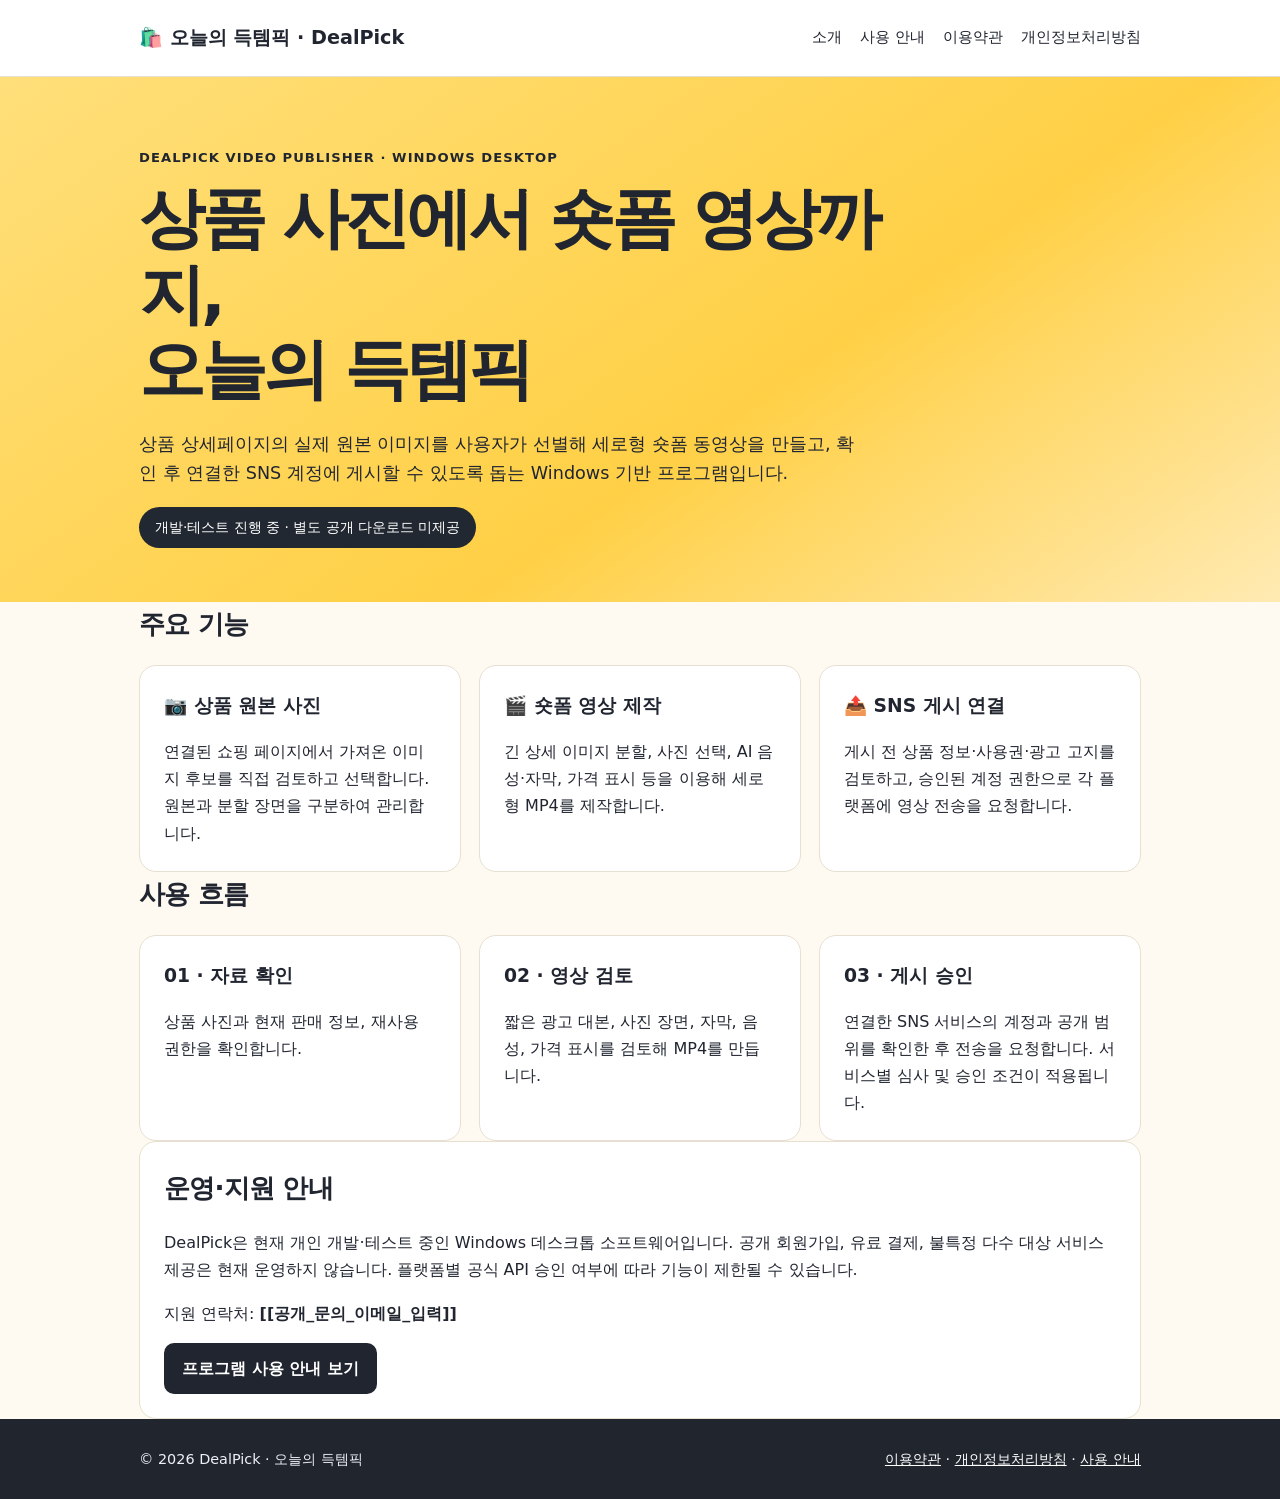
<file: index.html>
<!doctype html><html lang="ko"><head><meta charset="utf-8"><meta name="viewport" content="width=device-width,initial-scale=1"><title>오늘의 득템픽 | DealPick Video Publisher</title><meta name="description" content="오늘의 득템픽 DealPick — 상품 원본 사진을 활용한 숏폼 영상 제작 및 사용자 승인 기반 SNS 게시 지원 프로그램."><link rel="stylesheet" href="style.css"></head><body>
<header><div class="wrap"><a class="brand" href="./">🛍️ 오늘의 득템픽 · DealPick</a><nav aria-label="메인 메뉴"><a href="./">소개</a><a href="guide.html">사용 안내</a><a href="terms.html">이용약관</a><a href="privacy.html">개인정보처리방침</a></nav></div></header>
<div class="hero"><div class="wrap"><div class="eyebrow">DealPick Video Publisher · Windows desktop</div><h1>상품 사진에서 숏폼 영상까지,<br>오늘의 득템픽</h1><p>상품 상세페이지의 실제 원본 이미지를 사용자가 선별해 세로형 숏폼 동영상을 만들고, 확인 후 연결한 SNS 계정에 게시할 수 있도록 돕는 Windows 기반 프로그램입니다.</p><span class="pill">개발·테스트 진행 중 · 별도 공개 다운로드 미제공</span></div></div>
<main><section class="wrap"><h2>주요 기능</h2><div class="grid"><article class="panel"><h3>📷 상품 원본 사진</h3><p>연결된 쇼핑 페이지에서 가져온 이미지 후보를 직접 검토하고 선택합니다. 원본과 분할 장면을 구분하여 관리합니다.</p></article><article class="panel"><h3>🎬 숏폼 영상 제작</h3><p>긴 상세 이미지 분할, 사진 선택, AI 음성·자막, 가격 표시 등을 이용해 세로형 MP4를 제작합니다.</p></article><article class="panel"><h3>📤 SNS 게시 연결</h3><p>게시 전 상품 정보·사용권·광고 고지를 검토하고, 승인된 계정 권한으로 각 플랫폼에 영상 전송을 요청합니다.</p></article></div></section>
<section class="wrap"><h2>사용 흐름</h2><div class="grid"><div class="panel"><h3>01 · 자료 확인</h3><p>상품 사진과 현재 판매 정보, 재사용 권한을 확인합니다.</p></div><div class="panel"><h3>02 · 영상 검토</h3><p>짧은 광고 대본, 사진 장면, 자막, 음성, 가격 표시를 검토해 MP4를 만듭니다.</p></div><div class="panel"><h3>03 · 게시 승인</h3><p>연결한 SNS 서비스의 계정과 공개 범위를 확인한 후 전송을 요청합니다. 서비스별 심사 및 승인 조건이 적용됩니다.</p></div></div></section>
<section class="wrap"><div class="panel"><h2>운영·지원 안내</h2><p>DealPick은 현재 개인 개발·테스트 중인 Windows 데스크톱 소프트웨어입니다. 공개 회원가입, 유료 결제, 불특정 다수 대상 서비스 제공은 현재 운영하지 않습니다. 플랫폼별 공식 API 승인 여부에 따라 기능이 제한될 수 있습니다.</p><p>지원 연락처: <strong>[[공개_문의_이메일_입력]]</strong></p><p><a class="cta" href="guide.html">프로그램 사용 안내 보기</a></p></div></section></main>
<footer><div class="wrap"><span>© 2026 DealPick · 오늘의 득템픽</span><span><a href="terms.html">이용약관</a> · <a href="privacy.html">개인정보처리방침</a> · <a href="guide.html">사용 안내</a></span></div></footer></body></html>
</file>
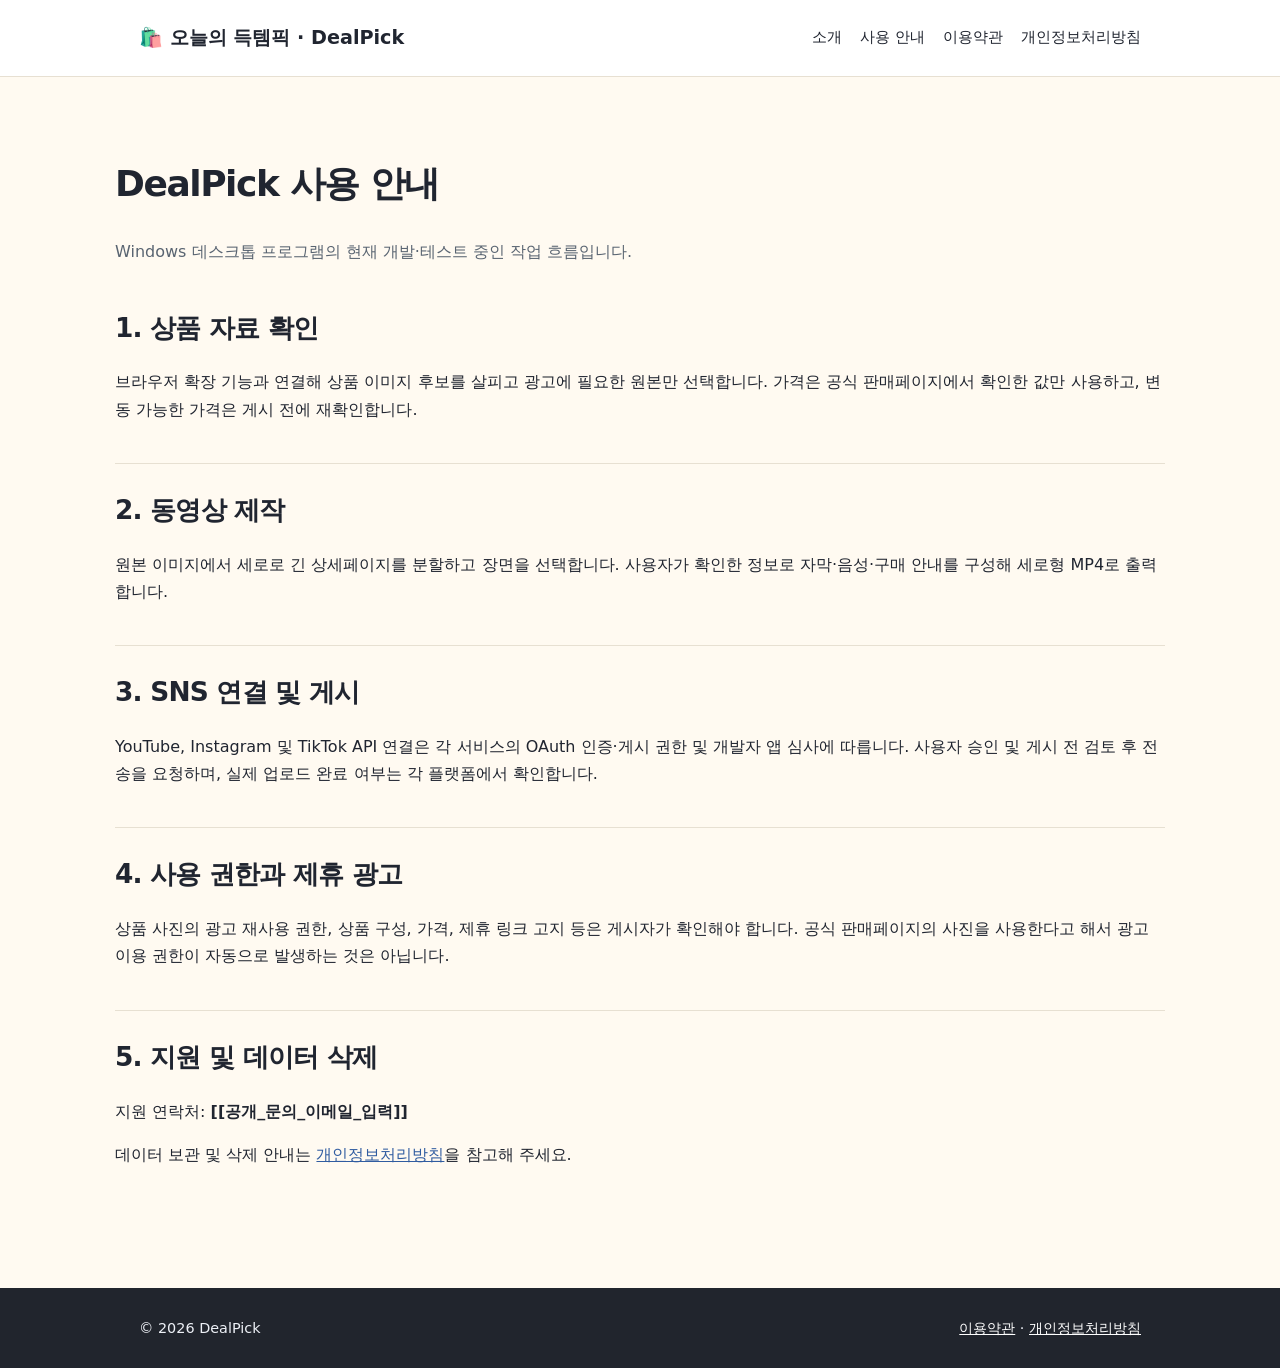
<file: guide.html>
<!doctype html><html lang="ko"><head><meta charset="utf-8"><meta name="viewport" content="width=device-width,initial-scale=1"><title>사용 안내 | DealPick</title><link rel="stylesheet" href="style.css"></head><body><header><div class="wrap"><a class="brand" href="./">🛍️ 오늘의 득템픽 · DealPick</a><nav><a href="./">소개</a><a href="guide.html">사용 안내</a><a href="terms.html">이용약관</a><a href="privacy.html">개인정보처리방침</a></nav></div></header><main class="wrap article"><h1>DealPick 사용 안내</h1><p class="subtitle">Windows 데스크톱 프로그램의 현재 개발·테스트 중인 작업 흐름입니다.</p><section><h2>1. 상품 자료 확인</h2><p>브라우저 확장 기능과 연결해 상품 이미지 후보를 살피고 광고에 필요한 원본만 선택합니다. 가격은 공식 판매페이지에서 확인한 값만 사용하고, 변동 가능한 가격은 게시 전에 재확인합니다.</p></section><section><h2>2. 동영상 제작</h2><p>원본 이미지에서 세로로 긴 상세페이지를 분할하고 장면을 선택합니다. 사용자가 확인한 정보로 자막·음성·구매 안내를 구성해 세로형 MP4로 출력합니다.</p></section><section><h2>3. SNS 연결 및 게시</h2><p>YouTube, Instagram 및 TikTok API 연결은 각 서비스의 OAuth 인증·게시 권한 및 개발자 앱 심사에 따릅니다. 사용자 승인 및 게시 전 검토 후 전송을 요청하며, 실제 업로드 완료 여부는 각 플랫폼에서 확인합니다.</p></section><section><h2>4. 사용 권한과 제휴 광고</h2><p>상품 사진의 광고 재사용 권한, 상품 구성, 가격, 제휴 링크 고지 등은 게시자가 확인해야 합니다. 공식 판매페이지의 사진을 사용한다고 해서 광고 이용 권한이 자동으로 발생하는 것은 아닙니다.</p></section><section><h2>5. 지원 및 데이터 삭제</h2><p>지원 연락처: <strong>[[공개_문의_이메일_입력]]</strong></p><p>데이터 보관 및 삭제 안내는 <a href="privacy.html">개인정보처리방침</a>을 참고해 주세요.</p></section></main><footer><div class="wrap"><span>© 2026 DealPick</span><span><a href="terms.html">이용약관</a> · <a href="privacy.html">개인정보처리방침</a></span></div></footer></body></html>
</file>
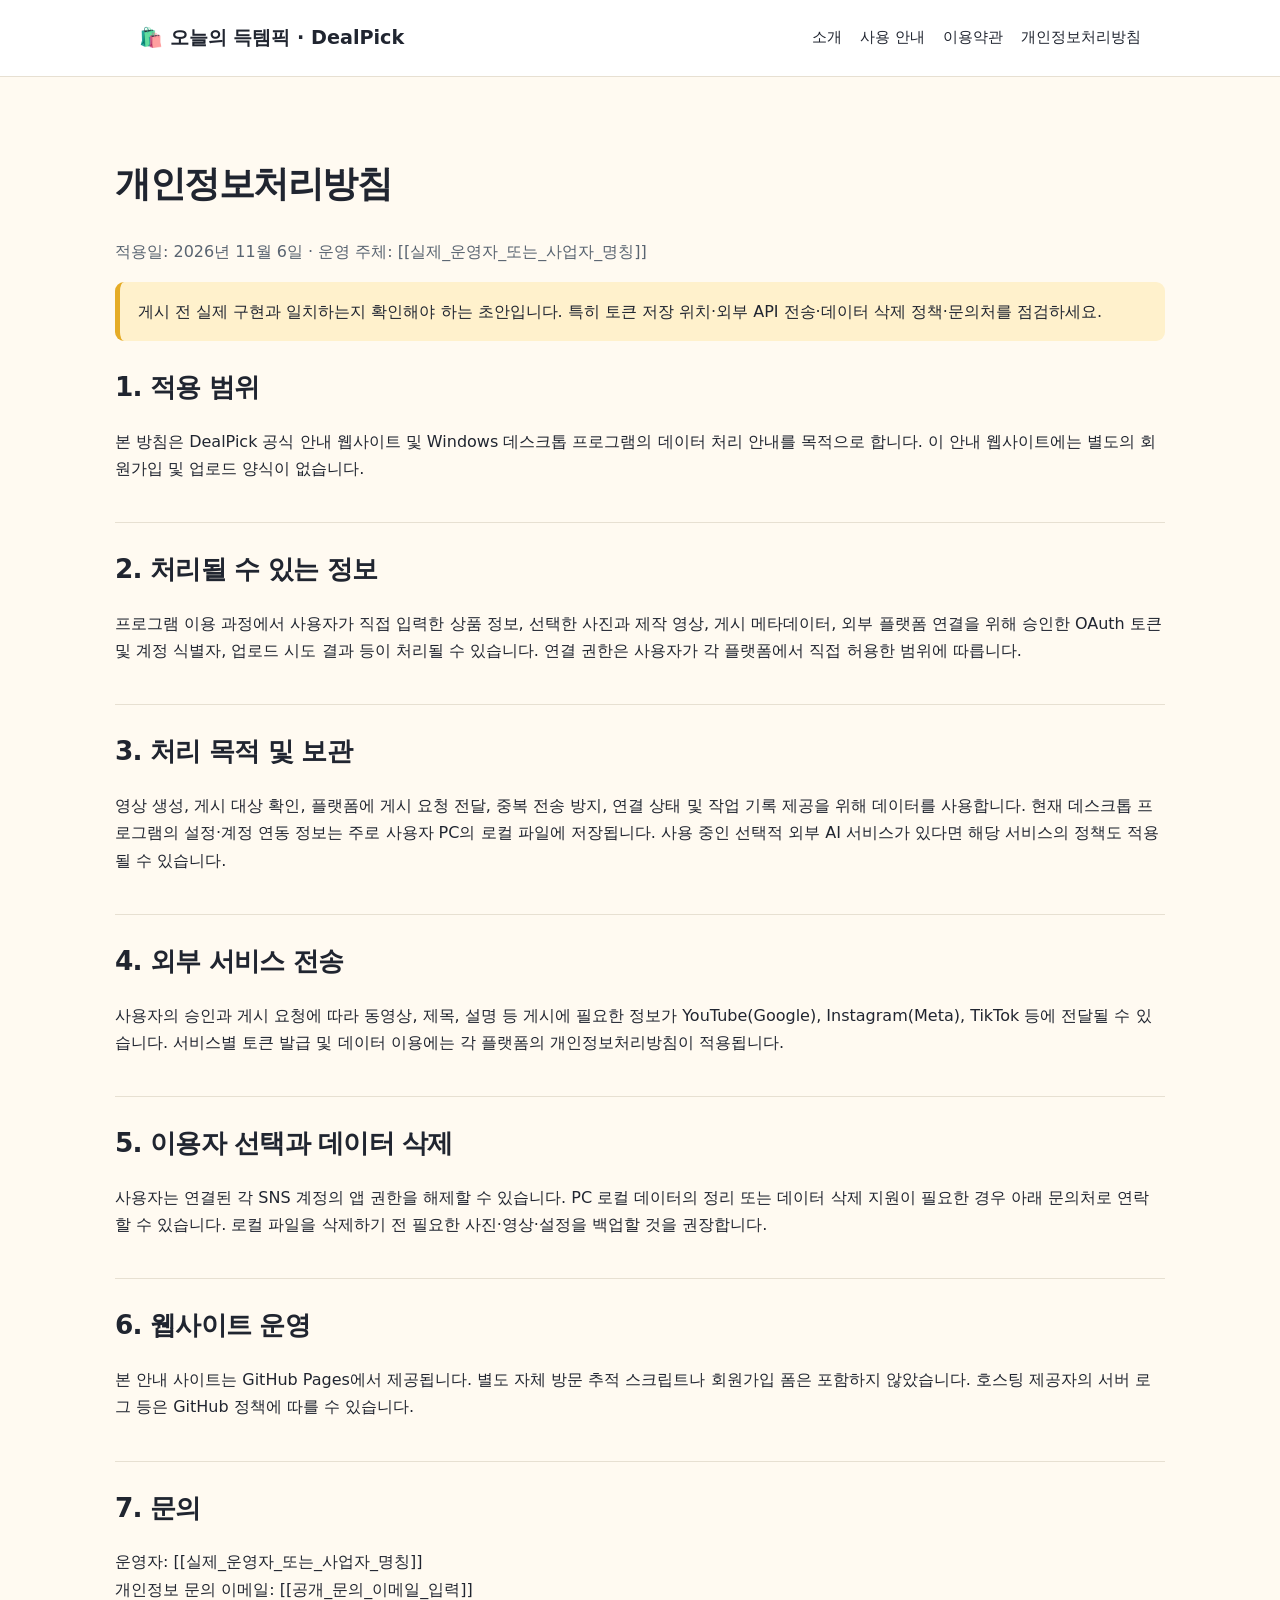
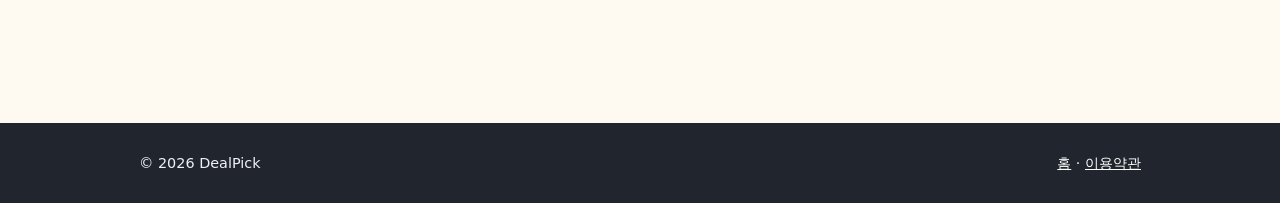
<file: privacy.html>
<!doctype html><html lang="ko"><head><meta charset="utf-8"><meta name="viewport" content="width=device-width,initial-scale=1"><title>개인정보처리방침 | DealPick</title><link rel="stylesheet" href="style.css"></head><body><header><div class="wrap"><a class="brand" href="./">🛍️ 오늘의 득템픽 · DealPick</a><nav><a href="./">소개</a><a href="guide.html">사용 안내</a><a href="terms.html">이용약관</a><a href="privacy.html">개인정보처리방침</a></nav></div></header><main class="wrap article"><h1>개인정보처리방침</h1><p class="subtitle">적용일: 2026년 11월 6일 · 운영 주체: [[실제_운영자_또는_사업자_명칭]]</p><div class="warn">게시 전 실제 구현과 일치하는지 확인해야 하는 초안입니다. 특히 토큰 저장 위치·외부 API 전송·데이터 삭제 정책·문의처를 점검하세요.</div><section><h2>1. 적용 범위</h2><p>본 방침은 DealPick 공식 안내 웹사이트 및 Windows 데스크톱 프로그램의 데이터 처리 안내를 목적으로 합니다. 이 안내 웹사이트에는 별도의 회원가입 및 업로드 양식이 없습니다.</p></section><section><h2>2. 처리될 수 있는 정보</h2><p>프로그램 이용 과정에서 사용자가 직접 입력한 상품 정보, 선택한 사진과 제작 영상, 게시 메타데이터, 외부 플랫폼 연결을 위해 승인한 OAuth 토큰 및 계정 식별자, 업로드 시도 결과 등이 처리될 수 있습니다. 연결 권한은 사용자가 각 플랫폼에서 직접 허용한 범위에 따릅니다.</p></section><section><h2>3. 처리 목적 및 보관</h2><p>영상 생성, 게시 대상 확인, 플랫폼에 게시 요청 전달, 중복 전송 방지, 연결 상태 및 작업 기록 제공을 위해 데이터를 사용합니다. 현재 데스크톱 프로그램의 설정·계정 연동 정보는 주로 사용자 PC의 로컬 파일에 저장됩니다. 사용 중인 선택적 외부 AI 서비스가 있다면 해당 서비스의 정책도 적용될 수 있습니다.</p></section><section><h2>4. 외부 서비스 전송</h2><p>사용자의 승인과 게시 요청에 따라 동영상, 제목, 설명 등 게시에 필요한 정보가 YouTube(Google), Instagram(Meta), TikTok 등에 전달될 수 있습니다. 서비스별 토큰 발급 및 데이터 이용에는 각 플랫폼의 개인정보처리방침이 적용됩니다.</p></section><section><h2>5. 이용자 선택과 데이터 삭제</h2><p>사용자는 연결된 각 SNS 계정의 앱 권한을 해제할 수 있습니다. PC 로컬 데이터의 정리 또는 데이터 삭제 지원이 필요한 경우 아래 문의처로 연락할 수 있습니다. 로컬 파일을 삭제하기 전 필요한 사진·영상·설정을 백업할 것을 권장합니다.</p></section><section><h2>6. 웹사이트 운영</h2><p>본 안내 사이트는 GitHub Pages에서 제공됩니다. 별도 자체 방문 추적 스크립트나 회원가입 폼은 포함하지 않았습니다. 호스팅 제공자의 서버 로그 등은 GitHub 정책에 따를 수 있습니다.</p></section><section><h2>7. 문의</h2><p>운영자: [[실제_운영자_또는_사업자_명칭]]<br>개인정보 문의 이메일: [[공개_문의_이메일_입력]]</p></section></main><footer><div class="wrap"><span>© 2026 DealPick</span><span><a href="./">홈</a> · <a href="terms.html">이용약관</a></span></div></footer></body></html>
</file>
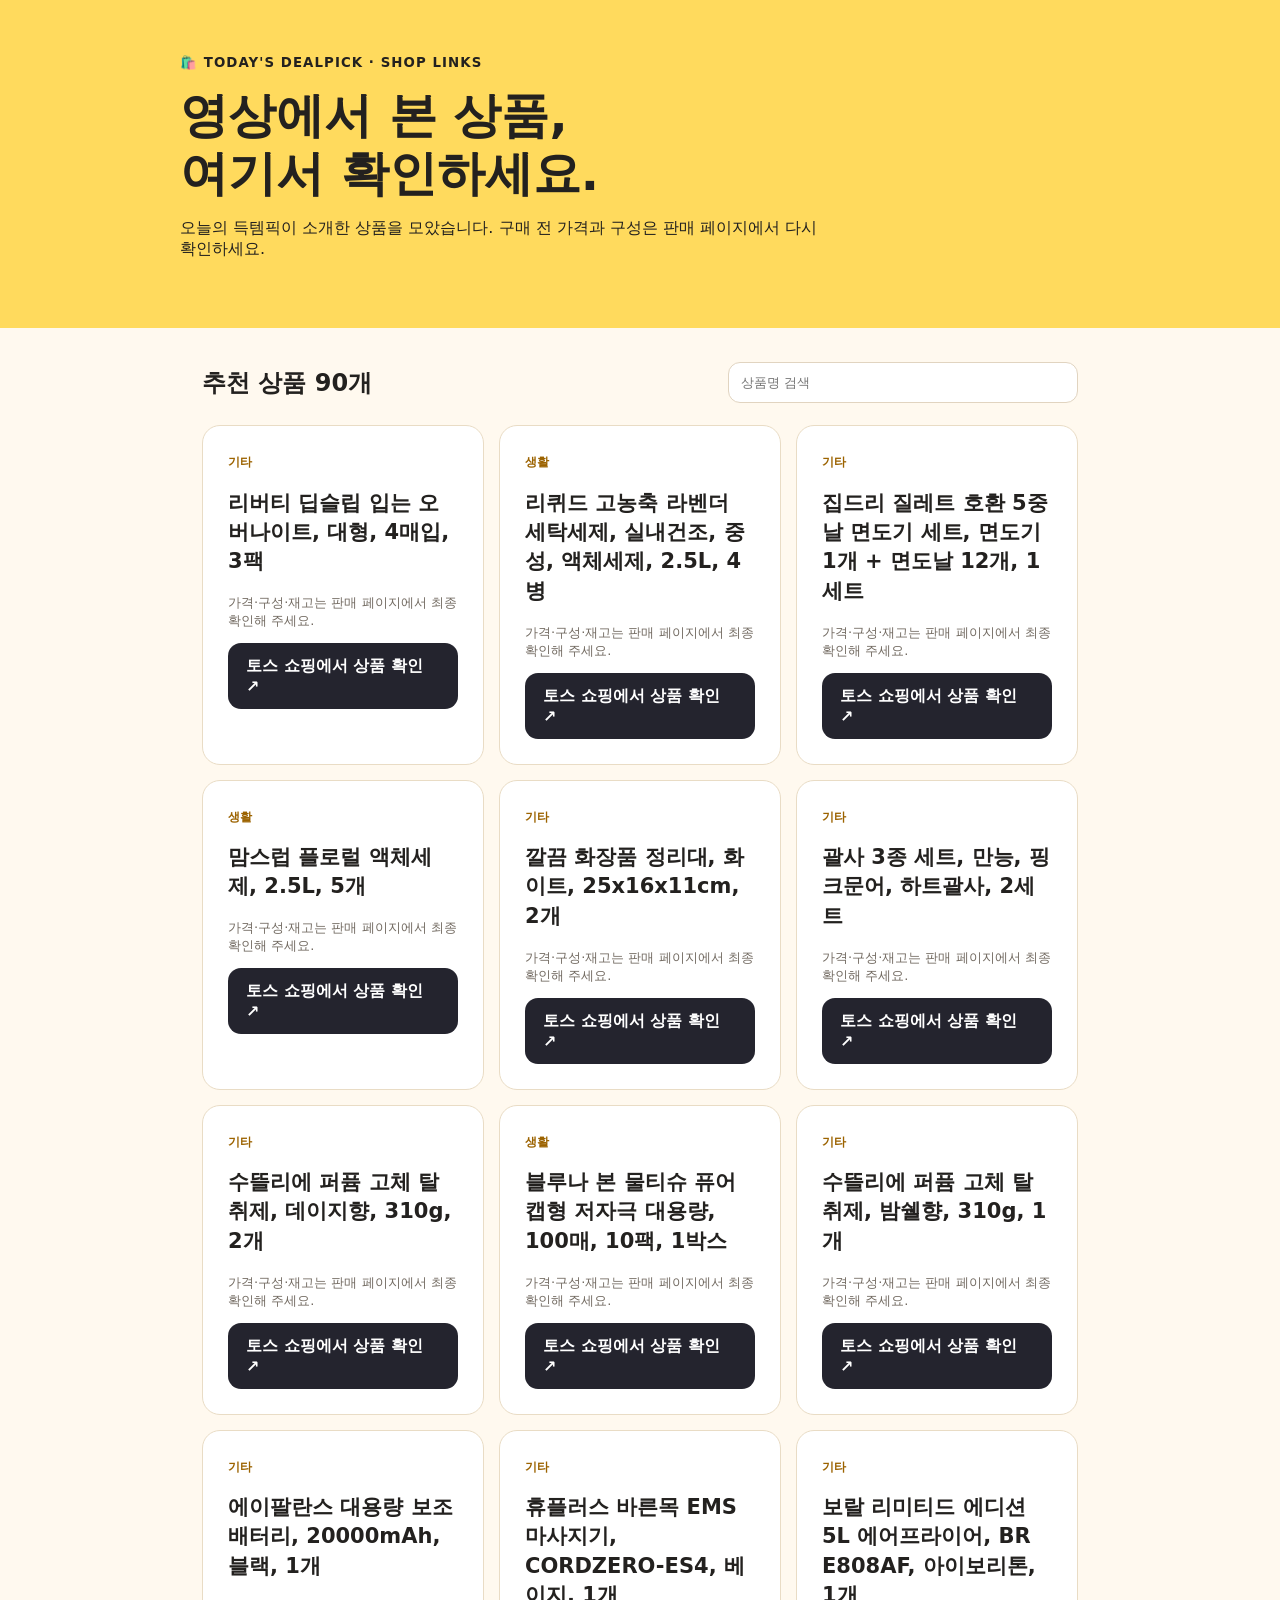
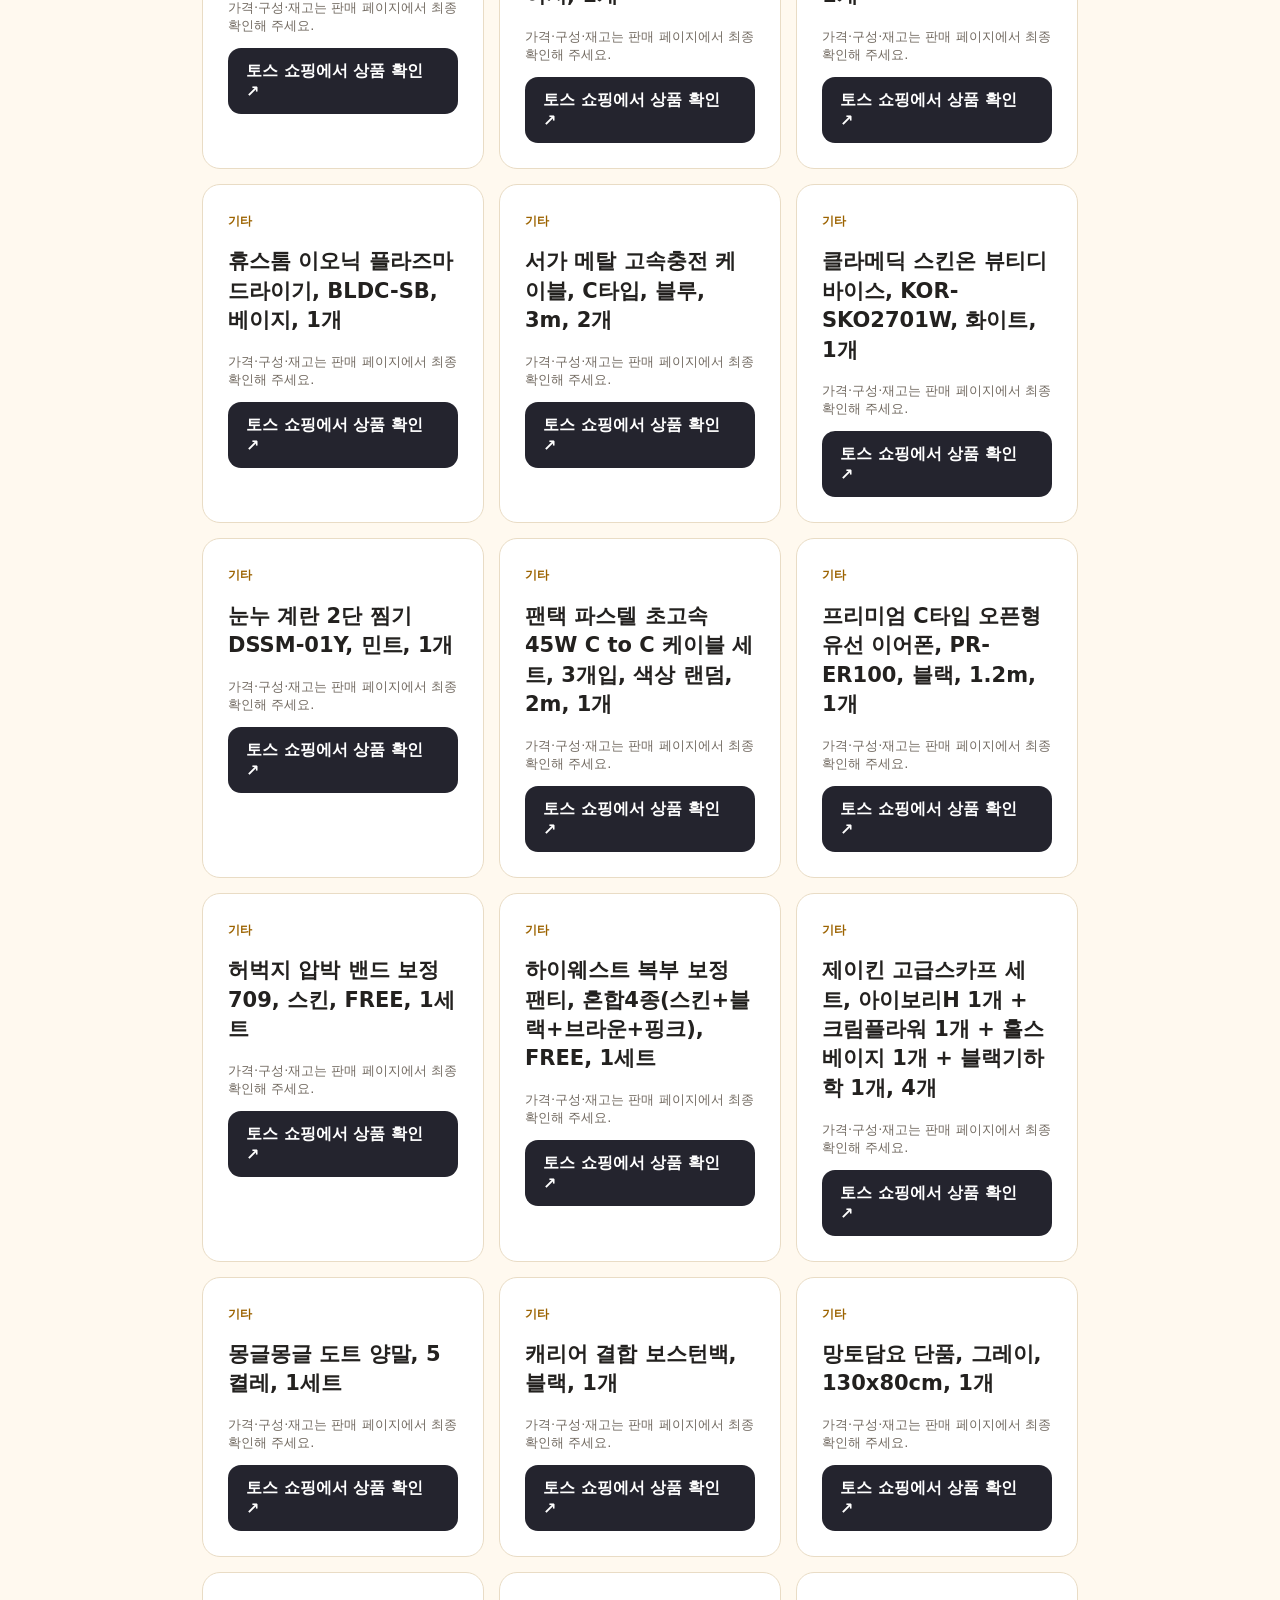
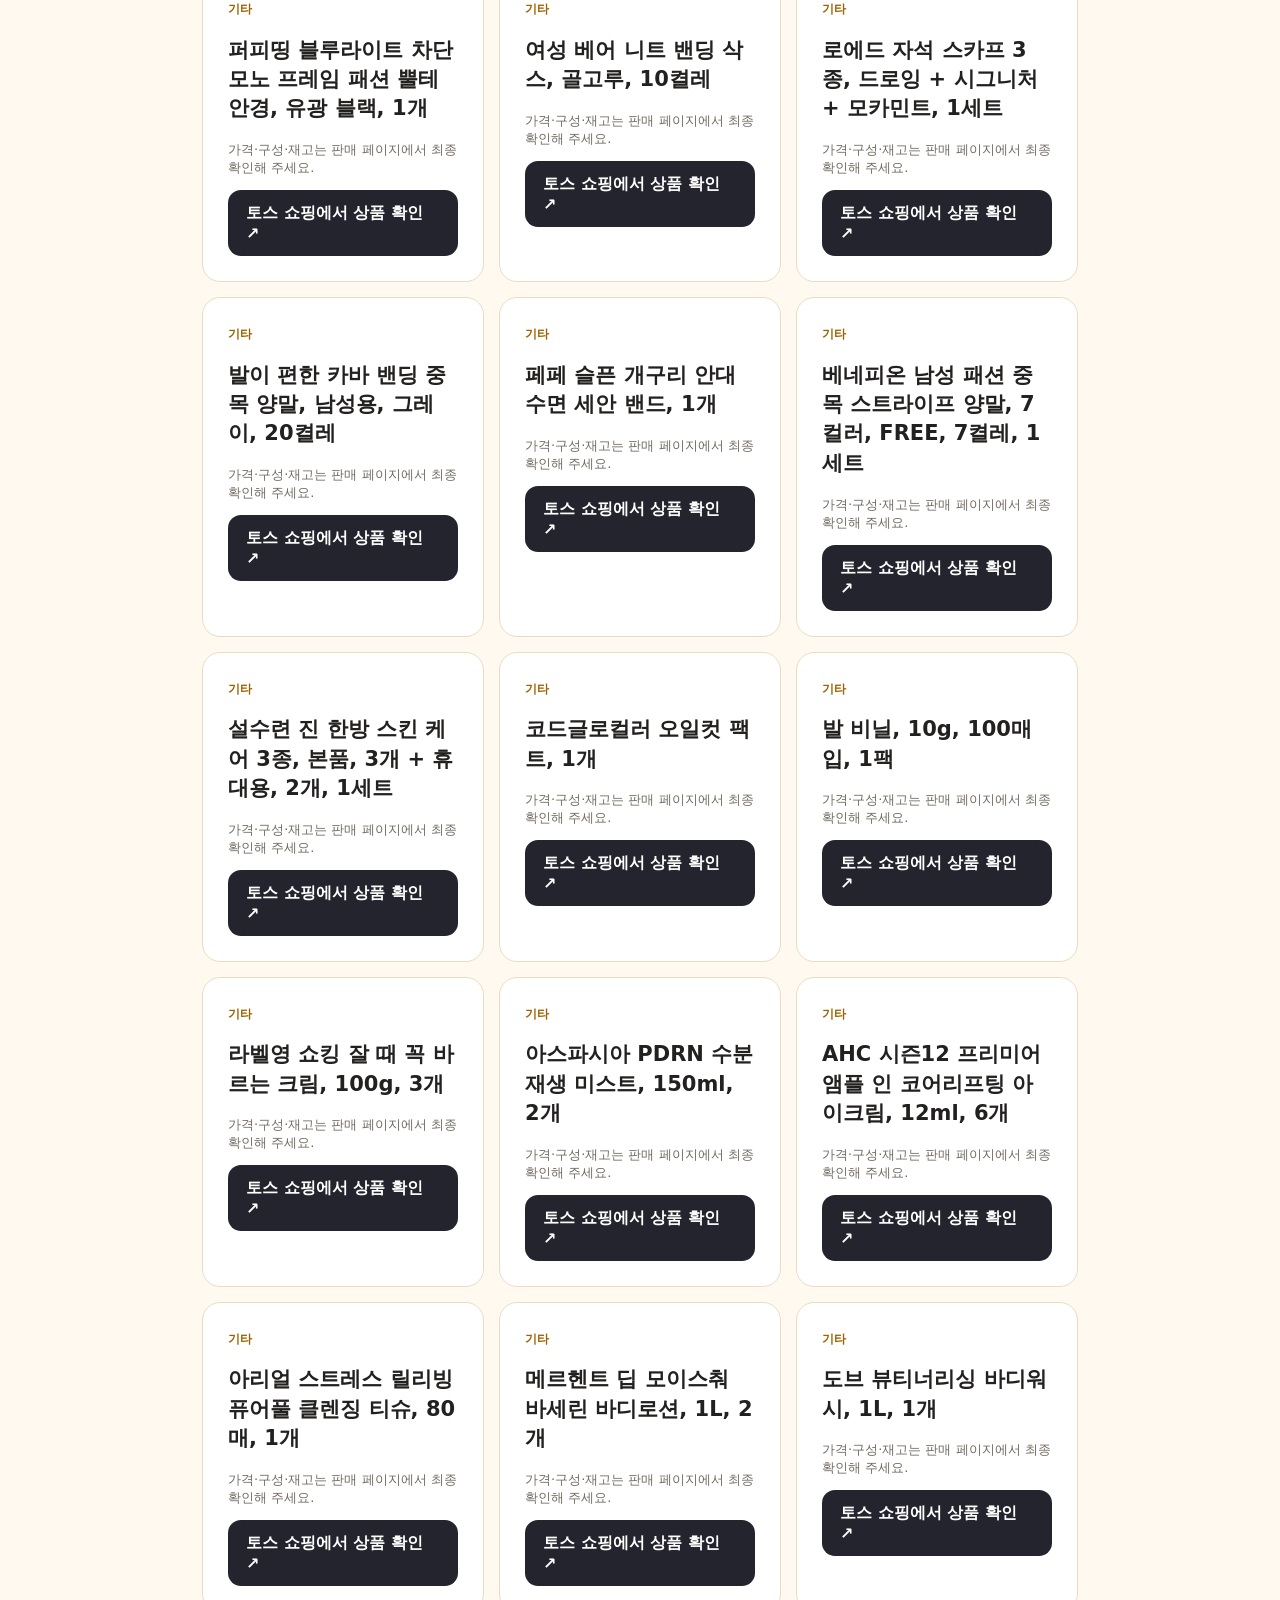
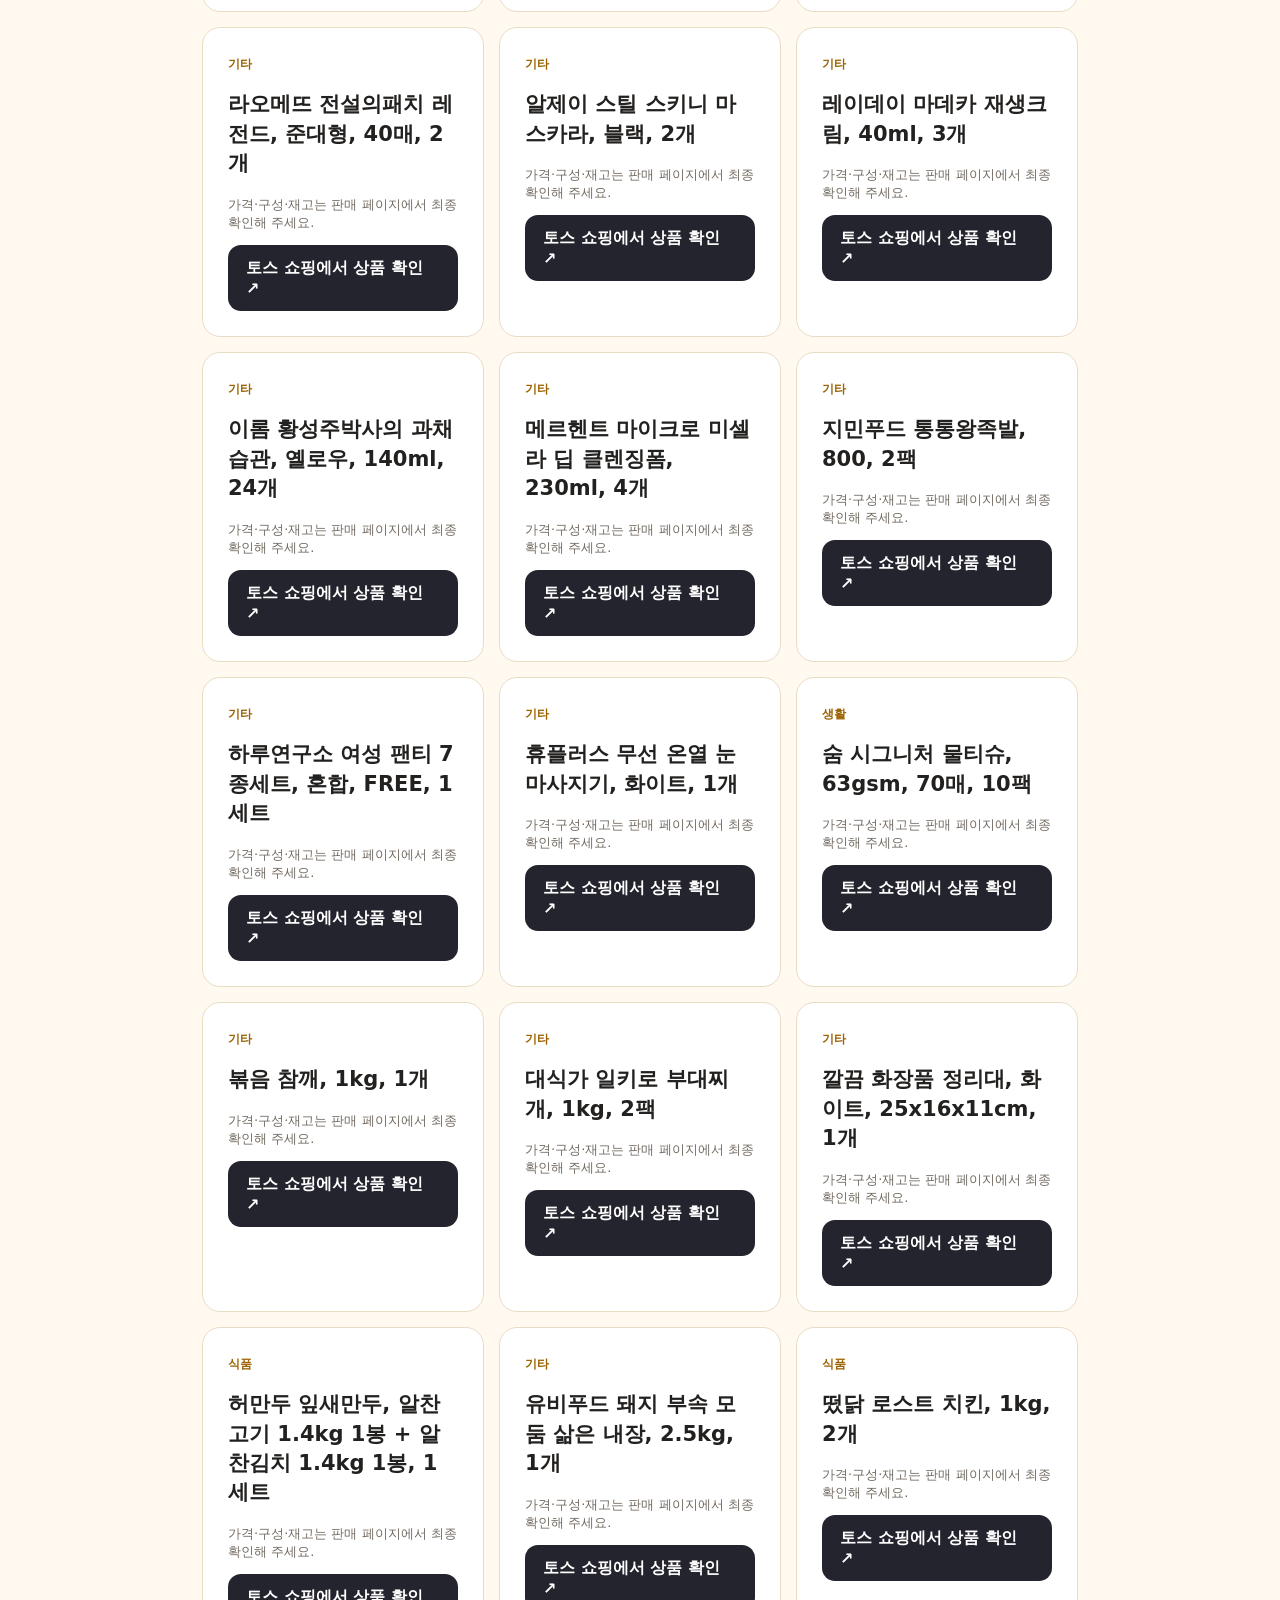
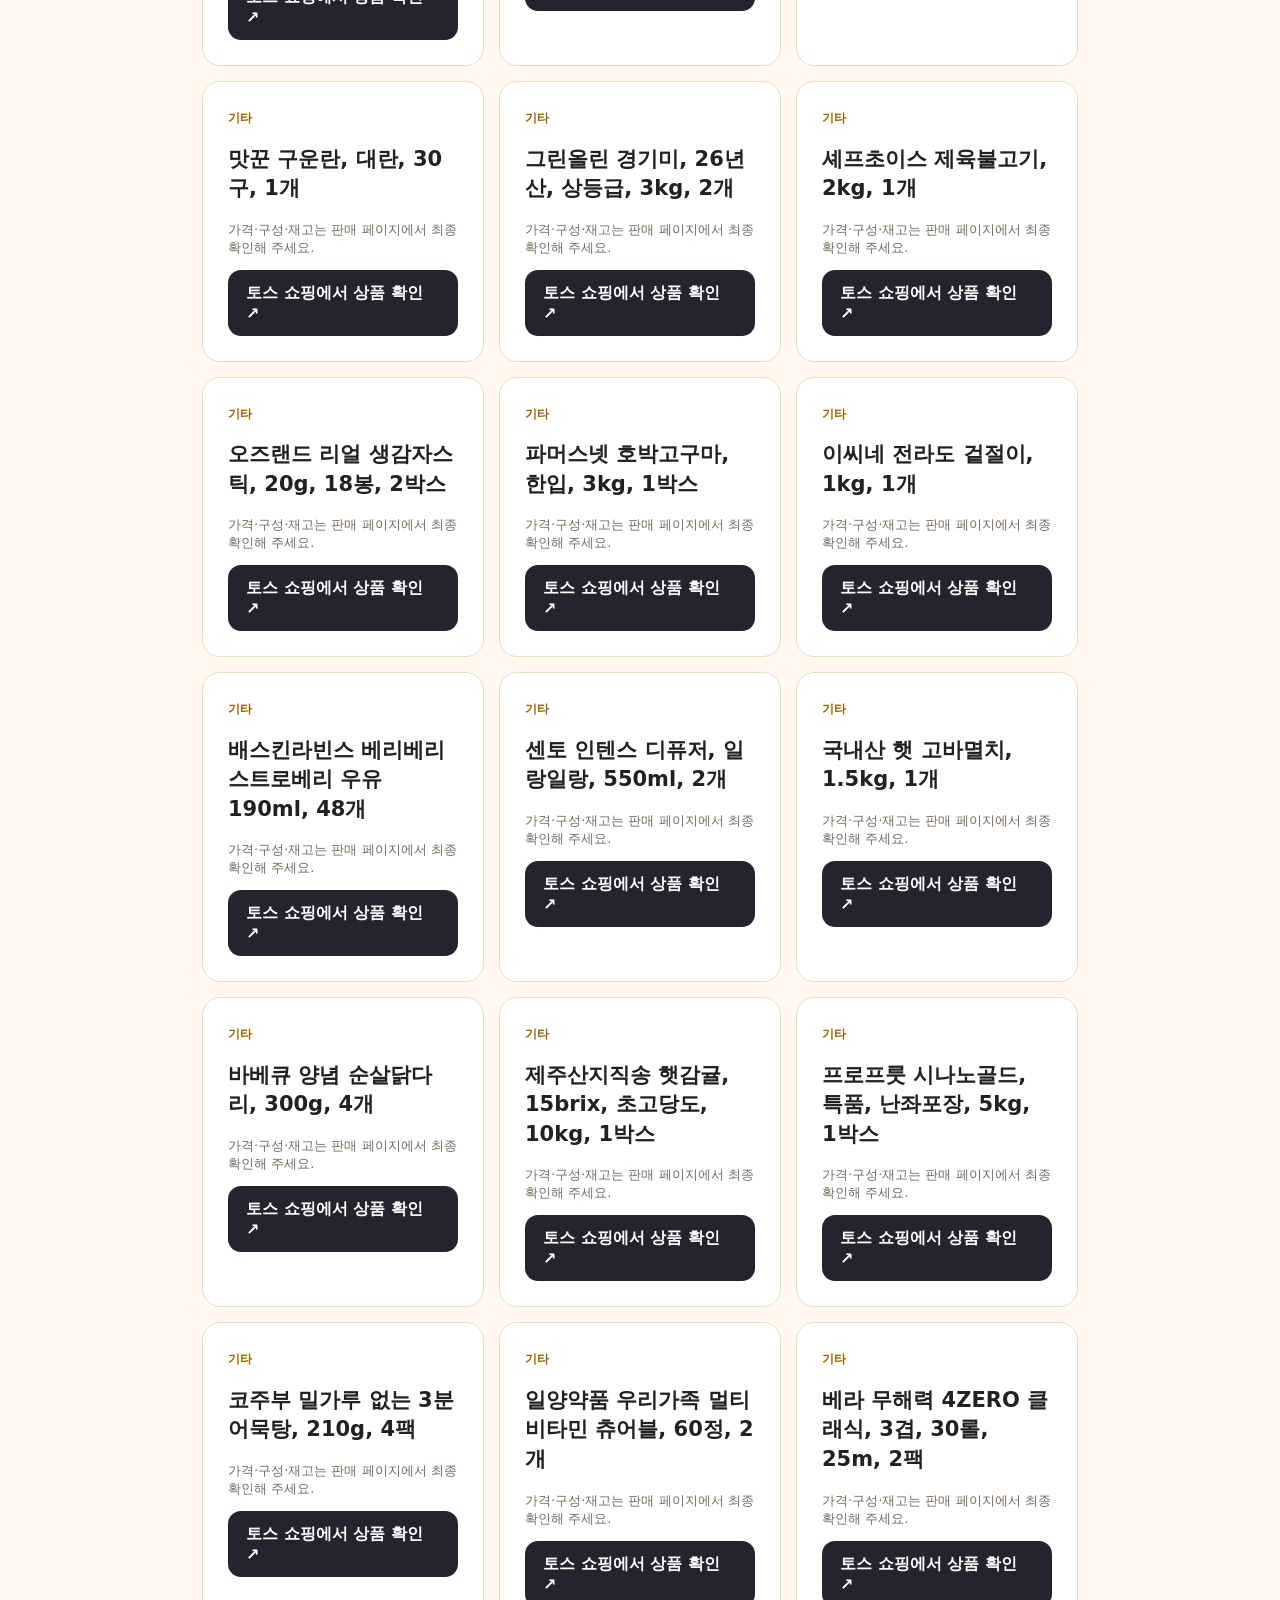
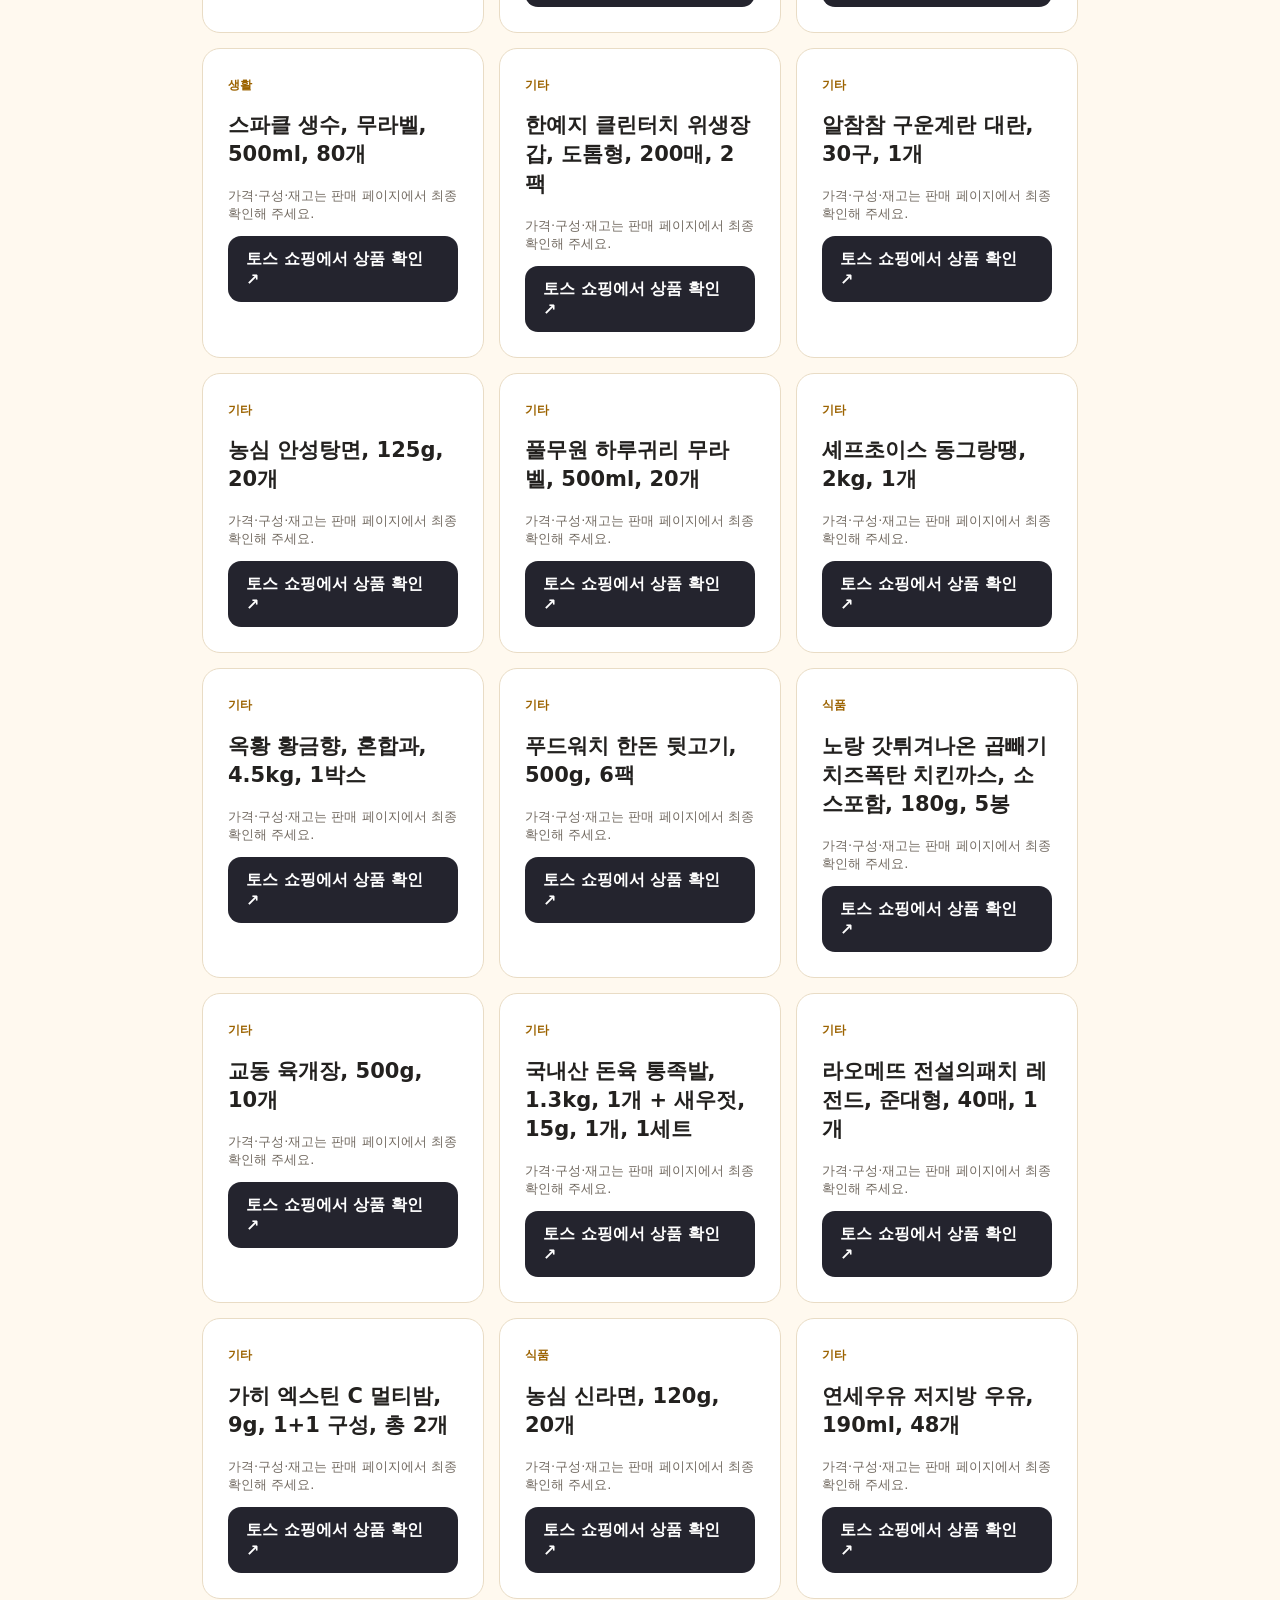
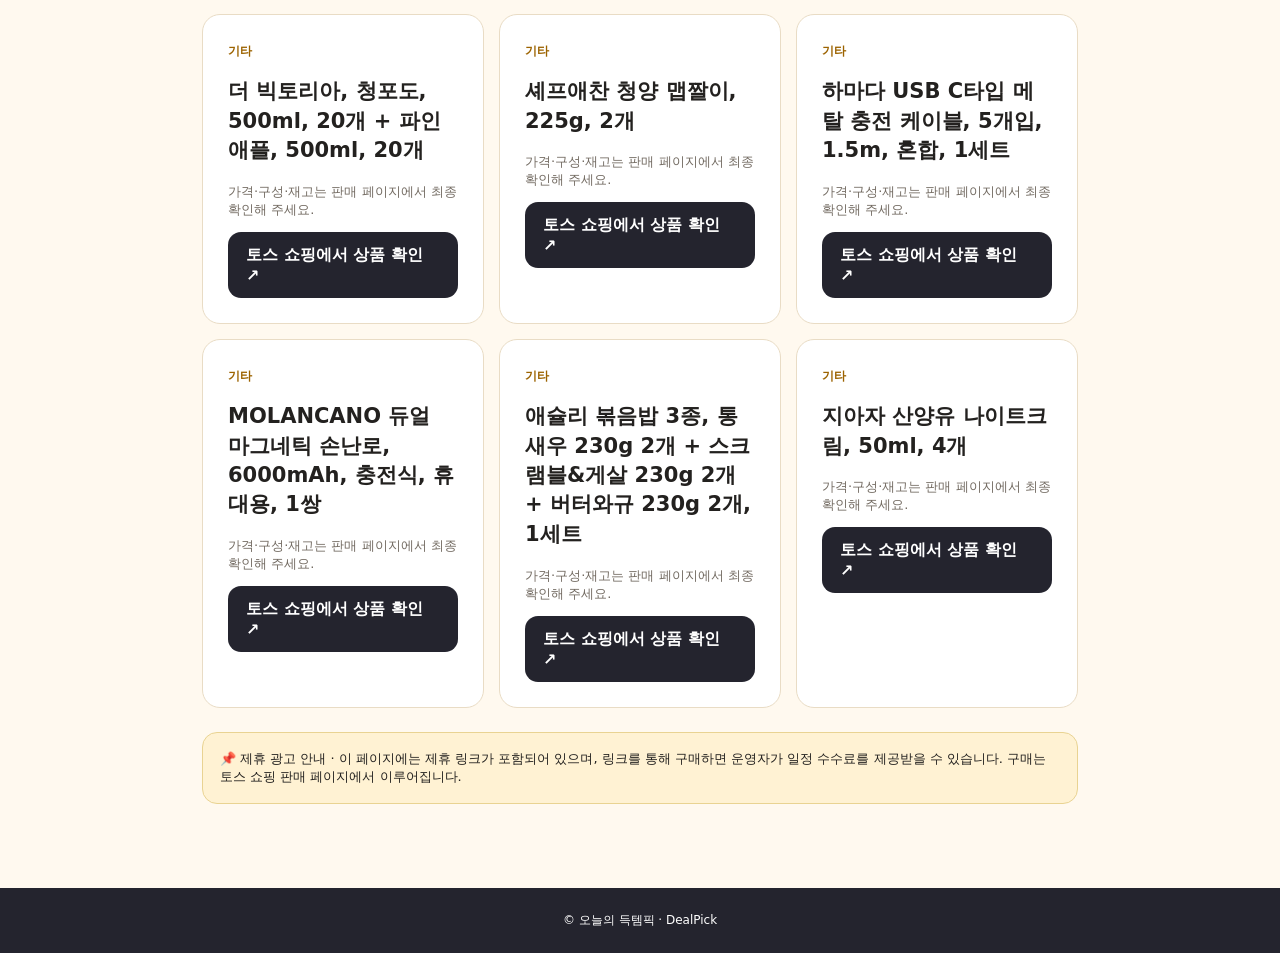
<file: shop.html>
<!doctype html><html lang="ko"><head><meta charset="utf-8"><meta name="viewport" content="width=device-width,initial-scale=1"><title>오늘의 득템픽 | 상품 구매 링크</title>
<style>*{box-sizing:border-box}body{font-family:system-ui,"Malgun Gothic",sans-serif;margin:0;background:#fff9ef;color:#23211f}.hero{background:#ffda5d;padding:52px 22px}.wrap{max-width:920px;margin:auto}.hero small{font-weight:850;letter-spacing:.08em}.hero h1{font-size:clamp(32px,6vw,48px);line-height:1.2;margin:16px 0}.hero p{max-width:640px}.main{padding:22px}.top{display:flex;align-items:center;justify-content:space-between;gap:10px;margin:12px 0 22px}.top h2{margin:0}.top input{border:1px solid #e1d4c0;border-radius:12px;padding:12px;max-width:350px;width:100%}.items{display:grid;grid-template-columns:repeat(auto-fit,minmax(260px,1fr));gap:15px}.item{border:1px solid #e9dcc5;background:white;padding:25px;border-radius:18px}.item h2{font-size:21px;line-height:1.4}.item p{font-size:13px;color:#736b62}.type{font-size:12px;color:#9c6300;font-weight:800}.buy{display:inline-block;background:#24242e;color:white;border-radius:13px;padding:13px 18px;text-decoration:none;font-weight:750}.notice,.empty{margin:24px 0;padding:17px;background:#fff2d3;border:1px solid #e9d392;border-radius:15px;font-size:13px}footer{margin-top:38px;padding:24px;background:#24242e;color:white;text-align:center;font-size:12px}@media(max-width:620px){.top{display:block}.top input{margin-top:14px}}</style>
</head><body><header class="hero"><div class="wrap"><small>🛍️ TODAY'S DEALPICK · SHOP LINKS</small><h1>영상에서 본 상품,<br>여기서 확인하세요.</h1><p>오늘의 득템픽이 소개한 상품을 모았습니다. 구매 전 가격과 구성은 판매 페이지에서 다시 확인하세요.</p></div></header>
<main class="wrap main"><div class="top"><h2>추천 상품 <span id="count"></span></h2><input id="search" placeholder="상품명 검색" aria-label="상품명 검색"></div><!-- DealPick newest-first order -->
<div class="items" id="items">
<article class="item"><span class="type">기타</span><h2>리버티 딥슬립 입는 오버나이트, 대형, 4매입, 3팩</h2><p>가격·구성·재고는 판매 페이지에서 최종 확인해 주세요.</p><a class="buy" target="_blank" rel="noopener noreferrer nofollow sponsored" href="https://toss.shopping/_m/t4DGD76e">토스 쇼핑에서 상품 확인 ↗</a></article>
<article class="item"><span class="type">생활</span><h2>리퀴드 고농축 라벤더 세탁세제, 실내건조, 중성, 액체세제, 2.5L, 4병</h2><p>가격·구성·재고는 판매 페이지에서 최종 확인해 주세요.</p><a class="buy" target="_blank" rel="noopener noreferrer nofollow sponsored" href="https://toss.shopping/_m/TjNgZOR6">토스 쇼핑에서 상품 확인 ↗</a></article>
<article class="item"><span class="type">기타</span><h2>집드리 질레트 호환 5중날 면도기 세트, 면도기 1개 + 면도날 12개, 1세트</h2><p>가격·구성·재고는 판매 페이지에서 최종 확인해 주세요.</p><a class="buy" target="_blank" rel="noopener noreferrer nofollow sponsored" href="https://toss.shopping/_m/3YGs9sR1">토스 쇼핑에서 상품 확인 ↗</a></article>
<article class="item"><span class="type">생활</span><h2>맘스럽 플로럴 액체세제, 2.5L, 5개</h2><p>가격·구성·재고는 판매 페이지에서 최종 확인해 주세요.</p><a class="buy" target="_blank" rel="noopener noreferrer nofollow sponsored" href="https://toss.shopping/_m/LlEQblPh">토스 쇼핑에서 상품 확인 ↗</a></article>
<article class="item"><span class="type">기타</span><h2>깔끔 화장품 정리대, 화이트, 25x16x11cm, 2개</h2><p>가격·구성·재고는 판매 페이지에서 최종 확인해 주세요.</p><a class="buy" target="_blank" rel="noopener noreferrer nofollow sponsored" href="https://toss.shopping/_m/59Sgxtok">토스 쇼핑에서 상품 확인 ↗</a></article>
<article class="item"><span class="type">기타</span><h2>괄사 3종 세트, 만능, 핑크문어, 하트괄사, 2세트</h2><p>가격·구성·재고는 판매 페이지에서 최종 확인해 주세요.</p><a class="buy" target="_blank" rel="noopener noreferrer nofollow sponsored" href="https://toss.shopping/_m/P7xGBL8j">토스 쇼핑에서 상품 확인 ↗</a></article>
<article class="item"><span class="type">기타</span><h2>수뜰리에 퍼퓸 고체 탈취제, 데이지향, 310g, 2개</h2><p>가격·구성·재고는 판매 페이지에서 최종 확인해 주세요.</p><a class="buy" target="_blank" rel="noopener noreferrer nofollow sponsored" href="https://toss.shopping/_m/DMJUtN7y">토스 쇼핑에서 상품 확인 ↗</a></article>
<article class="item"><span class="type">생활</span><h2>블루나 본 물티슈 퓨어 캡형 저자극 대용량, 100매, 10팩, 1박스</h2><p>가격·구성·재고는 판매 페이지에서 최종 확인해 주세요.</p><a class="buy" target="_blank" rel="noopener noreferrer nofollow sponsored" href="https://toss.shopping/_m/b8V00mP2">토스 쇼핑에서 상품 확인 ↗</a></article>
<article class="item"><span class="type">기타</span><h2>수뜰리에 퍼퓸 고체 탈취제, 밤쉘향, 310g, 1개</h2><p>가격·구성·재고는 판매 페이지에서 최종 확인해 주세요.</p><a class="buy" target="_blank" rel="noopener noreferrer nofollow sponsored" href="https://toss.shopping/_m/LgLoZy8e">토스 쇼핑에서 상품 확인 ↗</a></article>
<article class="item"><span class="type">기타</span><h2>에이팔란스 대용량 보조배터리, 20000mAh, 블랙, 1개</h2><p>가격·구성·재고는 판매 페이지에서 최종 확인해 주세요.</p><a class="buy" target="_blank" rel="noopener noreferrer nofollow sponsored" href="https://toss.shopping/_m/5mR9awY3">토스 쇼핑에서 상품 확인 ↗</a></article>
<article class="item"><span class="type">기타</span><h2>휴플러스 바른목 EMS 마사지기, CORDZERO-ES4, 베이지, 1개</h2><p>가격·구성·재고는 판매 페이지에서 최종 확인해 주세요.</p><a class="buy" target="_blank" rel="noopener noreferrer nofollow sponsored" href="https://toss.shopping/_m/9yYGIIOv">토스 쇼핑에서 상품 확인 ↗</a></article>
<article class="item"><span class="type">기타</span><h2>보랄 리미티드 에디션 5L 에어프라이어, BR E808AF, 아이보리톤, 1개</h2><p>가격·구성·재고는 판매 페이지에서 최종 확인해 주세요.</p><a class="buy" target="_blank" rel="noopener noreferrer nofollow sponsored" href="https://toss.shopping/_m/fOll5Gzk">토스 쇼핑에서 상품 확인 ↗</a></article>
<article class="item"><span class="type">기타</span><h2>휴스톰 이오닉 플라즈마 드라이기, BLDC-SB, 베이지, 1개</h2><p>가격·구성·재고는 판매 페이지에서 최종 확인해 주세요.</p><a class="buy" target="_blank" rel="noopener noreferrer nofollow sponsored" href="https://toss.shopping/_m/LAj3cJP6">토스 쇼핑에서 상품 확인 ↗</a></article>
<article class="item"><span class="type">기타</span><h2>서가 메탈 고속충전 케이블, C타입, 블루, 3m, 2개</h2><p>가격·구성·재고는 판매 페이지에서 최종 확인해 주세요.</p><a class="buy" target="_blank" rel="noopener noreferrer nofollow sponsored" href="https://toss.shopping/_m/LeKY1F9y">토스 쇼핑에서 상품 확인 ↗</a></article>
<article class="item"><span class="type">기타</span><h2>클라메딕 스킨온 뷰티디바이스, KOR-SKO2701W, 화이트, 1개</h2><p>가격·구성·재고는 판매 페이지에서 최종 확인해 주세요.</p><a class="buy" target="_blank" rel="noopener noreferrer nofollow sponsored" href="https://toss.shopping/_m/tq3q5iV7">토스 쇼핑에서 상품 확인 ↗</a></article>
<article class="item"><span class="type">기타</span><h2>눈누 계란 2단 찜기 DSSM-01Y, 민트, 1개</h2><p>가격·구성·재고는 판매 페이지에서 최종 확인해 주세요.</p><a class="buy" target="_blank" rel="noopener noreferrer nofollow sponsored" href="https://toss.shopping/_m/1LCs6A3n">토스 쇼핑에서 상품 확인 ↗</a></article>
<article class="item"><span class="type">기타</span><h2>팬택 파스텔 초고속 45W C to C 케이블 세트, 3개입, 색상 랜덤, 2m, 1개</h2><p>가격·구성·재고는 판매 페이지에서 최종 확인해 주세요.</p><a class="buy" target="_blank" rel="noopener noreferrer nofollow sponsored" href="https://toss.shopping/_m/1NGmoMA5">토스 쇼핑에서 상품 확인 ↗</a></article>
<article class="item"><span class="type">기타</span><h2>프리미엄 C타입 오픈형 유선 이어폰, PR-ER100, 블랙, 1.2m, 1개</h2><p>가격·구성·재고는 판매 페이지에서 최종 확인해 주세요.</p><a class="buy" target="_blank" rel="noopener noreferrer nofollow sponsored" href="https://toss.shopping/_m/l3F8WLof">토스 쇼핑에서 상품 확인 ↗</a></article>
<article class="item"><span class="type">기타</span><h2>허벅지 압박 밴드 보정 709, 스킨, FREE, 1세트</h2><p>가격·구성·재고는 판매 페이지에서 최종 확인해 주세요.</p><a class="buy" target="_blank" rel="noopener noreferrer nofollow sponsored" href="https://toss.shopping/_m/Ra0AxCQ3">토스 쇼핑에서 상품 확인 ↗</a></article>
<article class="item"><span class="type">기타</span><h2>하이웨스트 복부 보정 팬티, 혼합4종(스킨+블랙+브라운+핑크), FREE, 1세트</h2><p>가격·구성·재고는 판매 페이지에서 최종 확인해 주세요.</p><a class="buy" target="_blank" rel="noopener noreferrer nofollow sponsored" href="https://toss.shopping/_m/fOO88jgq">토스 쇼핑에서 상품 확인 ↗</a></article>
<article class="item"><span class="type">기타</span><h2>제이킨 고급스카프 세트, 아이보리H 1개 + 크림플라워 1개 + 홀스베이지 1개 + 블랙기하학 1개, 4개</h2><p>가격·구성·재고는 판매 페이지에서 최종 확인해 주세요.</p><a class="buy" target="_blank" rel="noopener noreferrer nofollow sponsored" href="https://toss.shopping/_m/r7W3iWrb">토스 쇼핑에서 상품 확인 ↗</a></article>
<article class="item"><span class="type">기타</span><h2>몽글몽글 도트 양말, 5켤레, 1세트</h2><p>가격·구성·재고는 판매 페이지에서 최종 확인해 주세요.</p><a class="buy" target="_blank" rel="noopener noreferrer nofollow sponsored" href="https://toss.shopping/_m/BPguAKw2">토스 쇼핑에서 상품 확인 ↗</a></article>
<article class="item"><span class="type">기타</span><h2>캐리어 결합 보스턴백, 블랙, 1개</h2><p>가격·구성·재고는 판매 페이지에서 최종 확인해 주세요.</p><a class="buy" target="_blank" rel="noopener noreferrer nofollow sponsored" href="https://toss.shopping/_m/BQiUlvw2">토스 쇼핑에서 상품 확인 ↗</a></article>
<article class="item"><span class="type">기타</span><h2>망토담요 단품, 그레이, 130x80cm, 1개</h2><p>가격·구성·재고는 판매 페이지에서 최종 확인해 주세요.</p><a class="buy" target="_blank" rel="noopener noreferrer nofollow sponsored" href="https://toss.shopping/_m/FTubBDFw">토스 쇼핑에서 상품 확인 ↗</a></article>
<article class="item"><span class="type">기타</span><h2>퍼피띵 블루라이트 차단 모노 프레임 패션 뿔테 안경, 유광 블랙, 1개</h2><p>가격·구성·재고는 판매 페이지에서 최종 확인해 주세요.</p><a class="buy" target="_blank" rel="noopener noreferrer nofollow sponsored" href="https://toss.shopping/_m/fG40DB5i">토스 쇼핑에서 상품 확인 ↗</a></article>
<article class="item"><span class="type">기타</span><h2>여성 베어 니트 밴딩 삭스, 골고루, 10켤레</h2><p>가격·구성·재고는 판매 페이지에서 최종 확인해 주세요.</p><a class="buy" target="_blank" rel="noopener noreferrer nofollow sponsored" href="https://toss.shopping/_m/1kjkeyiq">토스 쇼핑에서 상품 확인 ↗</a></article>
<article class="item"><span class="type">기타</span><h2>로에드 자석 스카프 3종, 드로잉 + 시그니처 + 모카민트, 1세트</h2><p>가격·구성·재고는 판매 페이지에서 최종 확인해 주세요.</p><a class="buy" target="_blank" rel="noopener noreferrer nofollow sponsored" href="https://toss.shopping/_m/5V96Gw3C">토스 쇼핑에서 상품 확인 ↗</a></article>
<article class="item"><span class="type">기타</span><h2>발이 편한 카바 밴딩 중목 양말, 남성용, 그레이, 20켤레</h2><p>가격·구성·재고는 판매 페이지에서 최종 확인해 주세요.</p><a class="buy" target="_blank" rel="noopener noreferrer nofollow sponsored" href="https://toss.shopping/_m/ncpqpRjj">토스 쇼핑에서 상품 확인 ↗</a></article>
<article class="item"><span class="type">기타</span><h2>페페 슬픈 개구리 안대 수면 세안 밴드, 1개</h2><p>가격·구성·재고는 판매 페이지에서 최종 확인해 주세요.</p><a class="buy" target="_blank" rel="noopener noreferrer nofollow sponsored" href="https://toss.shopping/_m/DofTFQ9k">토스 쇼핑에서 상품 확인 ↗</a></article>
<article class="item"><span class="type">기타</span><h2>베네피온 남성 패션 중목 스트라이프 양말, 7컬러, FREE, 7켤레, 1세트</h2><p>가격·구성·재고는 판매 페이지에서 최종 확인해 주세요.</p><a class="buy" target="_blank" rel="noopener noreferrer nofollow sponsored" href="https://toss.shopping/_m/zOnt9sk4">토스 쇼핑에서 상품 확인 ↗</a></article>
<article class="item"><span class="type">기타</span><h2>설수련 진 한방 스킨 케어 3종, 본품, 3개 + 휴대용, 2개, 1세트</h2><p>가격·구성·재고는 판매 페이지에서 최종 확인해 주세요.</p><a class="buy" target="_blank" rel="noopener noreferrer nofollow sponsored" href="https://toss.shopping/_m/PrbHQOPc">토스 쇼핑에서 상품 확인 ↗</a></article>
<article class="item"><span class="type">기타</span><h2>코드글로컬러 오일컷 팩트, 1개</h2><p>가격·구성·재고는 판매 페이지에서 최종 확인해 주세요.</p><a class="buy" target="_blank" rel="noopener noreferrer nofollow sponsored" href="https://toss.shopping/_m/7e3pmi0j">토스 쇼핑에서 상품 확인 ↗</a></article>
<article class="item"><span class="type">기타</span><h2>발 비닐, 10g, 100매입, 1팩</h2><p>가격·구성·재고는 판매 페이지에서 최종 확인해 주세요.</p><a class="buy" target="_blank" rel="noopener noreferrer nofollow sponsored" href="https://toss.shopping/_m/vvaIHekf">토스 쇼핑에서 상품 확인 ↗</a></article>
<article class="item"><span class="type">기타</span><h2>라벨영 쇼킹 잘 때 꼭 바르는 크림, 100g, 3개</h2><p>가격·구성·재고는 판매 페이지에서 최종 확인해 주세요.</p><a class="buy" target="_blank" rel="noopener noreferrer nofollow sponsored" href="https://toss.shopping/_m/l2dpNglf">토스 쇼핑에서 상품 확인 ↗</a></article>
<article class="item"><span class="type">기타</span><h2>아스파시아 PDRN 수분재생 미스트, 150ml, 2개</h2><p>가격·구성·재고는 판매 페이지에서 최종 확인해 주세요.</p><a class="buy" target="_blank" rel="noopener noreferrer nofollow sponsored" href="https://toss.shopping/_m/jxLH5lAw">토스 쇼핑에서 상품 확인 ↗</a></article>
<article class="item"><span class="type">기타</span><h2>AHC 시즌12 프리미어 앰플 인 코어리프팅 아이크림, 12ml, 6개</h2><p>가격·구성·재고는 판매 페이지에서 최종 확인해 주세요.</p><a class="buy" target="_blank" rel="noopener noreferrer nofollow sponsored" href="https://toss.shopping/_m/dU5X8rv1">토스 쇼핑에서 상품 확인 ↗</a></article>
<article class="item"><span class="type">기타</span><h2>아리얼 스트레스 릴리빙 퓨어풀 클렌징 티슈, 80매, 1개</h2><p>가격·구성·재고는 판매 페이지에서 최종 확인해 주세요.</p><a class="buy" target="_blank" rel="noopener noreferrer nofollow sponsored" href="https://toss.shopping/_m/ZeqIWAca">토스 쇼핑에서 상품 확인 ↗</a></article>
<article class="item"><span class="type">기타</span><h2>메르헨트 딥 모이스춰 바세린 바디로션, 1L, 2개</h2><p>가격·구성·재고는 판매 페이지에서 최종 확인해 주세요.</p><a class="buy" target="_blank" rel="noopener noreferrer nofollow sponsored" href="https://toss.shopping/_m/lMzSBJPc">토스 쇼핑에서 상품 확인 ↗</a></article>
<article class="item"><span class="type">기타</span><h2>도브 뷰티너리싱 바디워시, 1L, 1개</h2><p>가격·구성·재고는 판매 페이지에서 최종 확인해 주세요.</p><a class="buy" target="_blank" rel="noopener noreferrer nofollow sponsored" href="https://toss.shopping/_m/vIjpRYXx">토스 쇼핑에서 상품 확인 ↗</a></article>
<article class="item"><span class="type">기타</span><h2>라오메뜨 전설의패치 레전드, 준대형, 40매, 2개</h2><p>가격·구성·재고는 판매 페이지에서 최종 확인해 주세요.</p><a class="buy" target="_blank" rel="noopener noreferrer nofollow sponsored" href="https://toss.shopping/_m/tvPafMEB">토스 쇼핑에서 상품 확인 ↗</a></article>
<article class="item"><span class="type">기타</span><h2>알제이 스틸 스키니 마스카라, 블랙, 2개</h2><p>가격·구성·재고는 판매 페이지에서 최종 확인해 주세요.</p><a class="buy" target="_blank" rel="noopener noreferrer nofollow sponsored" href="https://toss.shopping/_m/nEuGBtzg">토스 쇼핑에서 상품 확인 ↗</a></article>
<article class="item"><span class="type">기타</span><h2>레이데이 마데카 재생크림, 40ml, 3개</h2><p>가격·구성·재고는 판매 페이지에서 최종 확인해 주세요.</p><a class="buy" target="_blank" rel="noopener noreferrer nofollow sponsored" href="https://toss.shopping/_m/9mDMRfOs">토스 쇼핑에서 상품 확인 ↗</a></article>
<article class="item"><span class="type">기타</span><h2>이롬 황성주박사의 과채습관, 옐로우, 140ml, 24개</h2><p>가격·구성·재고는 판매 페이지에서 최종 확인해 주세요.</p><a class="buy" target="_blank" rel="noopener noreferrer nofollow sponsored" href="https://toss.shopping/_m/3zdmKhjk">토스 쇼핑에서 상품 확인 ↗</a></article>
<article class="item"><span class="type">기타</span><h2>메르헨트 마이크로 미셀라 딥 클렌징폼, 230ml, 4개</h2><p>가격·구성·재고는 판매 페이지에서 최종 확인해 주세요.</p><a class="buy" target="_blank" rel="noopener noreferrer nofollow sponsored" href="https://toss.shopping/_m/fLPzdQxw">토스 쇼핑에서 상품 확인 ↗</a></article>
<article class="item"><span class="type">기타</span><h2>지민푸드 통통왕족발, 800, 2팩</h2><p>가격·구성·재고는 판매 페이지에서 최종 확인해 주세요.</p><a class="buy" target="_blank" rel="noopener noreferrer nofollow sponsored" href="https://toss.shopping/_m/hljFtv4">토스 쇼핑에서 상품 확인 ↗</a></article>
<article class="item"><span class="type">기타</span><h2>하루연구소 여성 팬티 7종세트, 혼합, FREE, 1세트</h2><p>가격·구성·재고는 판매 페이지에서 최종 확인해 주세요.</p><a class="buy" target="_blank" rel="noopener noreferrer nofollow sponsored" href="https://toss.shopping/_m/FOAmvyEc">토스 쇼핑에서 상품 확인 ↗</a></article>
<article class="item"><span class="type">기타</span><h2>휴플러스 무선 온열 눈마사지기, 화이트, 1개</h2><p>가격·구성·재고는 판매 페이지에서 최종 확인해 주세요.</p><a class="buy" target="_blank" rel="noopener noreferrer nofollow sponsored" href="https://toss.shopping/_m/XwK5J7s1">토스 쇼핑에서 상품 확인 ↗</a></article>
<article class="item"><span class="type">생활</span><h2>숨 시그니처 물티슈, 63gsm, 70매, 10팩</h2><p>가격·구성·재고는 판매 페이지에서 최종 확인해 주세요.</p><a class="buy" target="_blank" rel="noopener noreferrer nofollow sponsored" href="https://toss.shopping/_m/35k1mxMs">토스 쇼핑에서 상품 확인 ↗</a></article>
<article class="item"><span class="type">기타</span><h2>볶음 참깨, 1kg, 1개</h2><p>가격·구성·재고는 판매 페이지에서 최종 확인해 주세요.</p><a class="buy" target="_blank" rel="noopener noreferrer nofollow sponsored" href="https://toss.shopping/_m/XMJix0YB">토스 쇼핑에서 상품 확인 ↗</a></article>
<article class="item"><span class="type">기타</span><h2>대식가 일키로 부대찌개, 1kg, 2팩</h2><p>가격·구성·재고는 판매 페이지에서 최종 확인해 주세요.</p><a class="buy" target="_blank" rel="noopener noreferrer nofollow sponsored" href="https://toss.shopping/_m/FYfFVwxc">토스 쇼핑에서 상품 확인 ↗</a></article>
<article class="item"><span class="type">기타</span><h2>깔끔 화장품 정리대, 화이트, 25x16x11cm, 1개</h2><p>가격·구성·재고는 판매 페이지에서 최종 확인해 주세요.</p><a class="buy" target="_blank" rel="noopener noreferrer nofollow sponsored" href="https://toss.shopping/_m/JhDcejzh">토스 쇼핑에서 상품 확인 ↗</a></article>
<article class="item"><span class="type">식품</span><h2>허만두 잎새만두, 알찬고기 1.4kg 1봉 + 알찬김치 1.4kg 1봉, 1세트</h2><p>가격·구성·재고는 판매 페이지에서 최종 확인해 주세요.</p><a class="buy" target="_blank" rel="noopener noreferrer nofollow sponsored" href="https://toss.shopping/_m/VYop46LB">토스 쇼핑에서 상품 확인 ↗</a></article>
<article class="item"><span class="type">기타</span><h2>유비푸드 돼지 부속 모둠 삶은 내장, 2.5kg, 1개</h2><p>가격·구성·재고는 판매 페이지에서 최종 확인해 주세요.</p><a class="buy" target="_blank" rel="noopener noreferrer nofollow sponsored" href="https://toss.shopping/_m/tF62Xsu2">토스 쇼핑에서 상품 확인 ↗</a></article>
<article class="item"><span class="type">식품</span><h2>떴닭 로스트 치킨, 1kg, 2개</h2><p>가격·구성·재고는 판매 페이지에서 최종 확인해 주세요.</p><a class="buy" target="_blank" rel="noopener noreferrer nofollow sponsored" href="https://toss.shopping/_m/t71Qxtth">토스 쇼핑에서 상품 확인 ↗</a></article>
<article class="item"><span class="type">기타</span><h2>맛꾼 구운란, 대란, 30구, 1개</h2><p>가격·구성·재고는 판매 페이지에서 최종 확인해 주세요.</p><a class="buy" target="_blank" rel="noopener noreferrer nofollow sponsored" href="https://toss.shopping/_m/tN9hwWNo">토스 쇼핑에서 상품 확인 ↗</a></article>
<article class="item"><span class="type">기타</span><h2>그린올린 경기미, 26년산, 상등급, 3kg, 2개</h2><p>가격·구성·재고는 판매 페이지에서 최종 확인해 주세요.</p><a class="buy" target="_blank" rel="noopener noreferrer nofollow sponsored" href="https://toss.shopping/_m/1qY01Y9C">토스 쇼핑에서 상품 확인 ↗</a></article>
<article class="item"><span class="type">기타</span><h2>셰프초이스 제육불고기, 2kg, 1개</h2><p>가격·구성·재고는 판매 페이지에서 최종 확인해 주세요.</p><a class="buy" target="_blank" rel="noopener noreferrer nofollow sponsored" href="https://toss.shopping/_m/l3XVYsD5">토스 쇼핑에서 상품 확인 ↗</a></article>
<article class="item"><span class="type">기타</span><h2>오즈랜드 리얼 생감자스틱, 20g, 18봉, 2박스</h2><p>가격·구성·재고는 판매 페이지에서 최종 확인해 주세요.</p><a class="buy" target="_blank" rel="noopener noreferrer nofollow sponsored" href="https://toss.shopping/_m/1ZcUNKXe">토스 쇼핑에서 상품 확인 ↗</a></article>
<article class="item"><span class="type">기타</span><h2>파머스넷 호박고구마, 한입, 3kg, 1박스</h2><p>가격·구성·재고는 판매 페이지에서 최종 확인해 주세요.</p><a class="buy" target="_blank" rel="noopener noreferrer nofollow sponsored" href="https://toss.shopping/_m/JRlTC7L5">토스 쇼핑에서 상품 확인 ↗</a></article>
<article class="item"><span class="type">기타</span><h2>이씨네 전라도 겉절이, 1kg, 1개</h2><p>가격·구성·재고는 판매 페이지에서 최종 확인해 주세요.</p><a class="buy" target="_blank" rel="noopener noreferrer nofollow sponsored" href="https://toss.shopping/_m/fzCXE4to">토스 쇼핑에서 상품 확인 ↗</a></article>
<article class="item"><span class="type">기타</span><h2>배스킨라빈스 베리베리 스트로베리 우유 190ml, 48개</h2><p>가격·구성·재고는 판매 페이지에서 최종 확인해 주세요.</p><a class="buy" target="_blank" rel="noopener noreferrer nofollow sponsored" href="https://toss.shopping/_m/1DT4RLXl">토스 쇼핑에서 상품 확인 ↗</a></article>
<article class="item"><span class="type">기타</span><h2>센토 인텐스 디퓨저, 일랑일랑, 550ml, 2개</h2><p>가격·구성·재고는 판매 페이지에서 최종 확인해 주세요.</p><a class="buy" target="_blank" rel="noopener noreferrer nofollow sponsored" href="https://toss.shopping/_m/L6yi2ZFo">토스 쇼핑에서 상품 확인 ↗</a></article>
<article class="item"><span class="type">기타</span><h2>국내산 햇 고바멸치, 1.5kg, 1개</h2><p>가격·구성·재고는 판매 페이지에서 최종 확인해 주세요.</p><a class="buy" target="_blank" rel="noopener noreferrer nofollow sponsored" href="https://toss.shopping/_m/DnvoJRbv">토스 쇼핑에서 상품 확인 ↗</a></article>
<article class="item"><span class="type">기타</span><h2>바베큐 양념 순살닭다리, 300g, 4개</h2><p>가격·구성·재고는 판매 페이지에서 최종 확인해 주세요.</p><a class="buy" target="_blank" rel="noopener noreferrer nofollow sponsored" href="https://toss.shopping/_m/n6Kgd5Bu">토스 쇼핑에서 상품 확인 ↗</a></article>
<article class="item"><span class="type">기타</span><h2>제주산지직송 햇감귤, 15brix, 초고당도, 10kg, 1박스</h2><p>가격·구성·재고는 판매 페이지에서 최종 확인해 주세요.</p><a class="buy" target="_blank" rel="noopener noreferrer nofollow sponsored" href="https://toss.shopping/_m/RBoB8HIs">토스 쇼핑에서 상품 확인 ↗</a></article>
<article class="item"><span class="type">기타</span><h2>프로프룻 시나노골드, 특품, 난좌포장, 5kg, 1박스</h2><p>가격·구성·재고는 판매 페이지에서 최종 확인해 주세요.</p><a class="buy" target="_blank" rel="noopener noreferrer nofollow sponsored" href="https://toss.shopping/_m/VwieoSos">토스 쇼핑에서 상품 확인 ↗</a></article>
<article class="item"><span class="type">기타</span><h2>코주부 밀가루 없는 3분 어묵탕, 210g, 4팩</h2><p>가격·구성·재고는 판매 페이지에서 최종 확인해 주세요.</p><a class="buy" target="_blank" rel="noopener noreferrer nofollow sponsored" href="https://toss.shopping/_m/jlL20Ais">토스 쇼핑에서 상품 확인 ↗</a></article>
<article class="item"><span class="type">기타</span><h2>일양약품 우리가족 멀티비타민 츄어블, 60정, 2개</h2><p>가격·구성·재고는 판매 페이지에서 최종 확인해 주세요.</p><a class="buy" target="_blank" rel="noopener noreferrer nofollow sponsored" href="https://toss.shopping/_m/zMz6RTX">토스 쇼핑에서 상품 확인 ↗</a></article>
<article class="item"><span class="type">기타</span><h2>베라 무해력 4ZERO 클래식, 3겹, 30롤, 25m, 2팩</h2><p>가격·구성·재고는 판매 페이지에서 최종 확인해 주세요.</p><a class="buy" target="_blank" rel="noopener noreferrer nofollow sponsored" href="https://toss.shopping/_m/P8gBglSu">토스 쇼핑에서 상품 확인 ↗</a></article>
<article class="item"><span class="type">생활</span><h2>스파클 생수, 무라벨, 500ml, 80개</h2><p>가격·구성·재고는 판매 페이지에서 최종 확인해 주세요.</p><a class="buy" target="_blank" rel="noopener noreferrer nofollow sponsored" href="https://toss.shopping/_m/znlrrlny">토스 쇼핑에서 상품 확인 ↗</a></article>
<article class="item"><span class="type">기타</span><h2>한예지 클린터치 위생장갑, 도톰형, 200매, 2팩</h2><p>가격·구성·재고는 판매 페이지에서 최종 확인해 주세요.</p><a class="buy" target="_blank" rel="noopener noreferrer nofollow sponsored" href="https://toss.shopping/_m/r3gvSua6">토스 쇼핑에서 상품 확인 ↗</a></article>
<article class="item"><span class="type">기타</span><h2>알참참 구운계란 대란, 30구, 1개</h2><p>가격·구성·재고는 판매 페이지에서 최종 확인해 주세요.</p><a class="buy" target="_blank" rel="noopener noreferrer nofollow sponsored" href="https://toss.shopping/_m/RK4KpbtD">토스 쇼핑에서 상품 확인 ↗</a></article>
<article class="item"><span class="type">기타</span><h2>농심 안성탕면, 125g, 20개</h2><p>가격·구성·재고는 판매 페이지에서 최종 확인해 주세요.</p><a class="buy" target="_blank" rel="noopener noreferrer nofollow sponsored" href="https://toss.shopping/_m/7jpR9AG8">토스 쇼핑에서 상품 확인 ↗</a></article>
<article class="item"><span class="type">기타</span><h2>풀무원 하루귀리 무라벨, 500ml, 20개</h2><p>가격·구성·재고는 판매 페이지에서 최종 확인해 주세요.</p><a class="buy" target="_blank" rel="noopener noreferrer nofollow sponsored" href="https://toss.shopping/_m/zxgxz9jr">토스 쇼핑에서 상품 확인 ↗</a></article>
<article class="item"><span class="type">기타</span><h2>셰프초이스 동그랑땡, 2kg, 1개</h2><p>가격·구성·재고는 판매 페이지에서 최종 확인해 주세요.</p><a class="buy" target="_blank" rel="noopener noreferrer nofollow sponsored" href="https://toss.shopping/_m/fgwDxZ86">토스 쇼핑에서 상품 확인 ↗</a></article>
<article class="item"><span class="type">기타</span><h2>옥황 황금향, 혼합과, 4.5kg, 1박스</h2><p>가격·구성·재고는 판매 페이지에서 최종 확인해 주세요.</p><a class="buy" target="_blank" rel="noopener noreferrer nofollow sponsored" href="https://toss.shopping/_m/fsnPNici">토스 쇼핑에서 상품 확인 ↗</a></article>
<article class="item"><span class="type">기타</span><h2>푸드워치 한돈 뒷고기, 500g, 6팩</h2><p>가격·구성·재고는 판매 페이지에서 최종 확인해 주세요.</p><a class="buy" target="_blank" rel="noopener noreferrer nofollow sponsored" href="https://toss.shopping/_m/JTfbq2D9">토스 쇼핑에서 상품 확인 ↗</a></article>
<article class="item"><span class="type">식품</span><h2>노랑 갓튀겨나온 곱빼기 치즈폭탄 치킨까스, 소스포함, 180g, 5봉</h2><p>가격·구성·재고는 판매 페이지에서 최종 확인해 주세요.</p><a class="buy" target="_blank" rel="noopener noreferrer nofollow sponsored" href="https://toss.shopping/_m/3evI8rVo">토스 쇼핑에서 상품 확인 ↗</a></article>
<article class="item"><span class="type">기타</span><h2>교동 육개장, 500g, 10개</h2><p>가격·구성·재고는 판매 페이지에서 최종 확인해 주세요.</p><a class="buy" target="_blank" rel="noopener noreferrer nofollow sponsored" href="https://toss.shopping/_m/NGtTcdcr">토스 쇼핑에서 상품 확인 ↗</a></article>
<article class="item"><span class="type">기타</span><h2>국내산 돈육 통족발, 1.3kg, 1개 + 새우젓, 15g, 1개, 1세트</h2><p>가격·구성·재고는 판매 페이지에서 최종 확인해 주세요.</p><a class="buy" target="_blank" rel="noopener noreferrer nofollow sponsored" href="https://toss.shopping/_m/FH08aKhn">토스 쇼핑에서 상품 확인 ↗</a></article>
<article class="item"><span class="type">기타</span><h2>라오메뜨 전설의패치 레전드, 준대형, 40매, 1개</h2><p>가격·구성·재고는 판매 페이지에서 최종 확인해 주세요.</p><a class="buy" target="_blank" rel="noopener noreferrer nofollow sponsored" href="https://toss.shopping/_m/RvQJXOIj">토스 쇼핑에서 상품 확인 ↗</a></article>
<article class="item"><span class="type">기타</span><h2>가히 엑스틴 C 멀티밤, 9g, 1+1 구성, 총 2개</h2><p>가격·구성·재고는 판매 페이지에서 최종 확인해 주세요.</p><a class="buy" target="_blank" rel="noopener noreferrer nofollow sponsored" href="https://toss.shopping/_m/xpuMumzj">토스 쇼핑에서 상품 확인 ↗</a></article>
<article class="item"><span class="type">식품</span><h2>농심 신라면, 120g, 20개</h2><p>가격·구성·재고는 판매 페이지에서 최종 확인해 주세요.</p><a class="buy" target="_blank" rel="noopener noreferrer nofollow sponsored" href="https://toss.shopping/_m/nBjScLve">토스 쇼핑에서 상품 확인 ↗</a></article>
<article class="item"><span class="type">기타</span><h2>연세우유 저지방 우유, 190ml, 48개</h2><p>가격·구성·재고는 판매 페이지에서 최종 확인해 주세요.</p><a class="buy" target="_blank" rel="noopener noreferrer nofollow sponsored" href="https://toss.shopping/_m/VTjQ5iDd">토스 쇼핑에서 상품 확인 ↗</a></article>
<article class="item"><span class="type">기타</span><h2>더 빅토리아, 청포도, 500ml, 20개 + 파인애플, 500ml, 20개</h2><p>가격·구성·재고는 판매 페이지에서 최종 확인해 주세요.</p><a class="buy" target="_blank" rel="noopener noreferrer nofollow sponsored" href="https://toss.shopping/_m/lTDOr8WA">토스 쇼핑에서 상품 확인 ↗</a></article>
<article class="item"><span class="type">기타</span><h2>셰프애찬 청양 맵짤이, 225g, 2개</h2><p>가격·구성·재고는 판매 페이지에서 최종 확인해 주세요.</p><a class="buy" target="_blank" rel="noopener noreferrer nofollow sponsored" href="https://toss.shopping/_m/Hv2mlUxd">토스 쇼핑에서 상품 확인 ↗</a></article>
<article class="item"><span class="type">기타</span><h2>하마다 USB C타입 메탈 충전 케이블, 5개입, 1.5m, 혼합, 1세트</h2><p>가격·구성·재고는 판매 페이지에서 최종 확인해 주세요.</p><a class="buy" target="_blank" rel="noopener noreferrer nofollow sponsored" href="https://toss.shopping/_m/BapgFAXn">토스 쇼핑에서 상품 확인 ↗</a></article>
<article class="item"><span class="type">기타</span><h2>MOLANCANO 듀얼 마그네틱 손난로, 6000mAh, 충전식, 휴대용, 1쌍</h2><p>가격·구성·재고는 판매 페이지에서 최종 확인해 주세요.</p><a class="buy" target="_blank" rel="noopener noreferrer nofollow sponsored" href="https://toss.shopping/_m/nVwVLAK3">토스 쇼핑에서 상품 확인 ↗</a></article>
<article class="item"><span class="type">기타</span><h2>애슐리 볶음밥 3종, 통새우 230g 2개 + 스크램블&amp;게살 230g 2개 + 버터와규 230g 2개, 1세트</h2><p>가격·구성·재고는 판매 페이지에서 최종 확인해 주세요.</p><a class="buy" target="_blank" rel="noopener noreferrer nofollow sponsored" href="https://toss.shopping/_m/N0Gxu6E5">토스 쇼핑에서 상품 확인 ↗</a></article>
<article class="item"><span class="type">기타</span><h2>지아자 산양유 나이트크림, 50ml, 4개</h2><p>가격·구성·재고는 판매 페이지에서 최종 확인해 주세요.</p><a class="buy" target="_blank" rel="noopener noreferrer nofollow sponsored" href="https://toss.shopping/_m/3HTrdBD4">토스 쇼핑에서 상품 확인 ↗</a></article>
</div><div class="notice">📌 제휴 광고 안내 · 이 페이지에는 제휴 링크가 포함되어 있으며, 링크를 통해 구매하면 운영자가 일정 수수료를 제공받을 수 있습니다. 구매는 토스 쇼핑 판매 페이지에서 이루어집니다.</div></main><footer>© 오늘의 득템픽 · DealPick</footer>
<script>const cards=[...document.querySelectorAll('.item')];const input=document.getElementById('search');function update(){let n=0;for(const x of cards){const show=x.innerText.toLowerCase().includes(input.value.trim().toLowerCase());x.style.display=show?'':'none';if(show)n++}document.getElementById('count').innerText=n+'개'}input.addEventListener('input',update);update()</script></body></html>
</file>
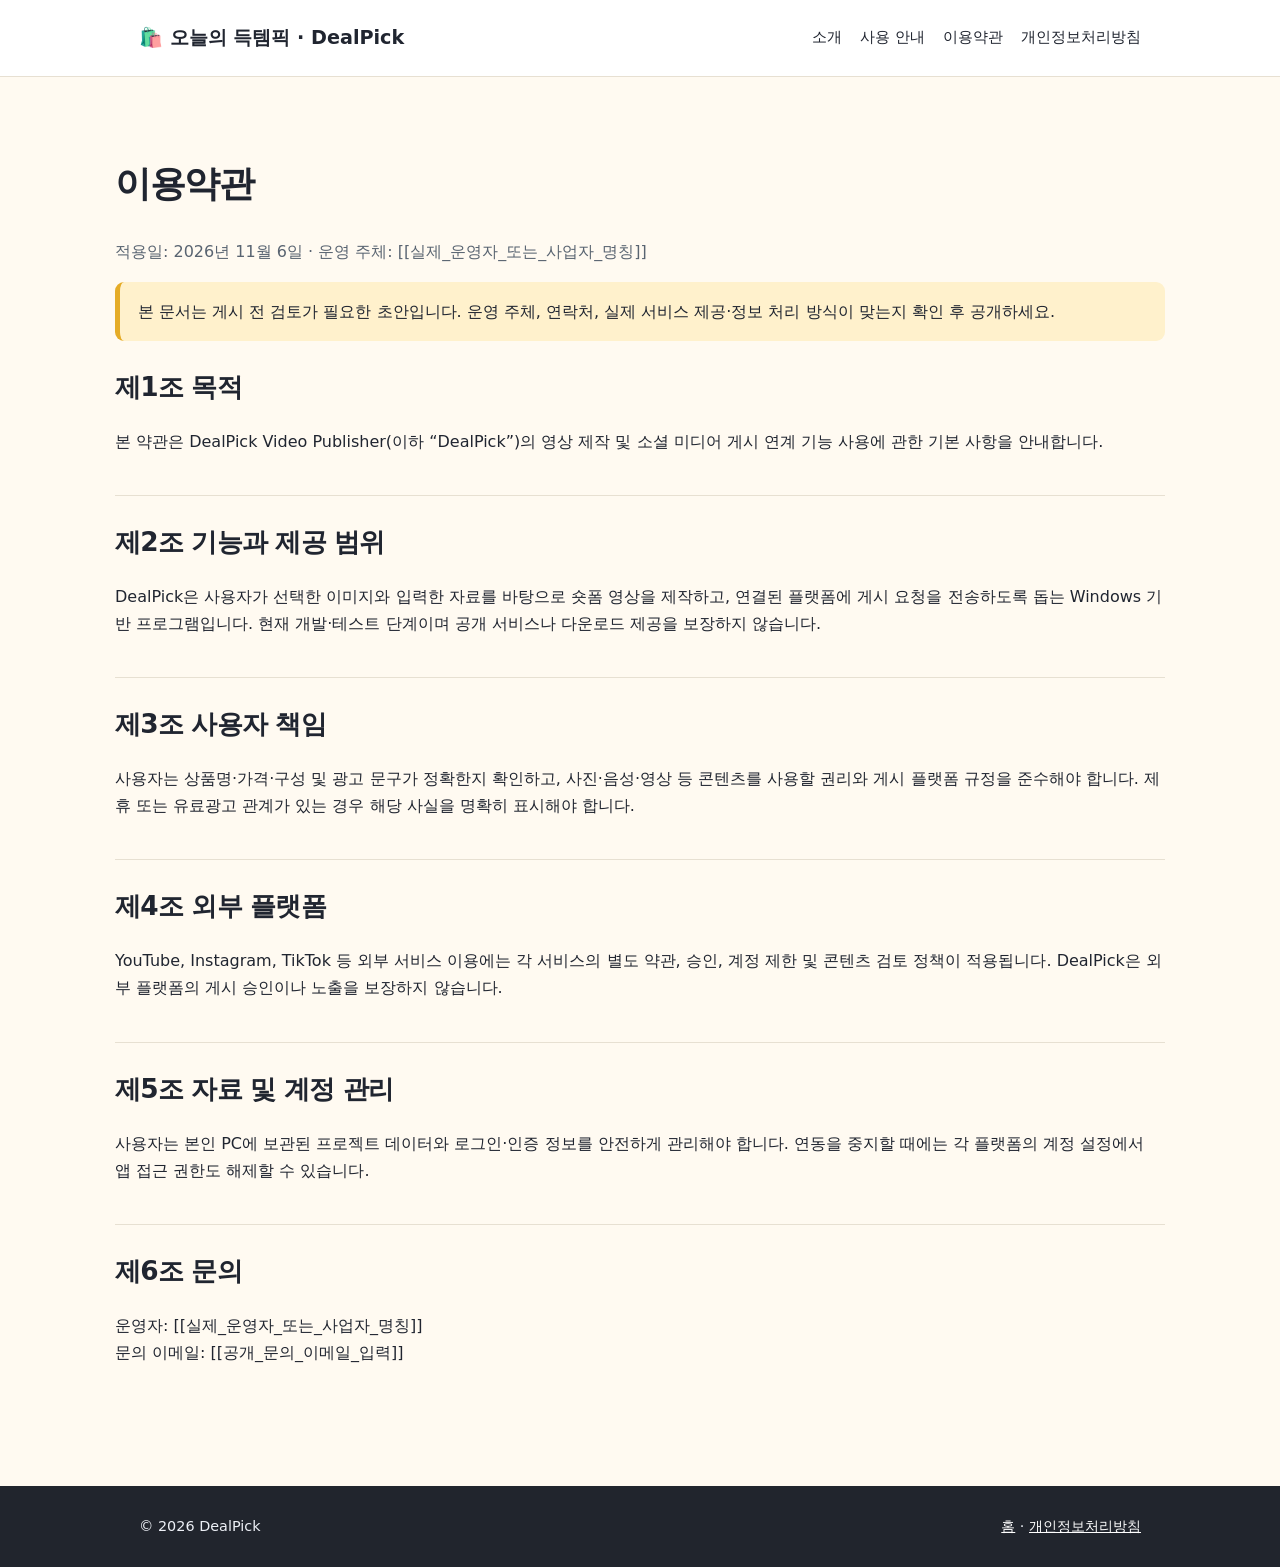
<file: terms.html>
<!doctype html><html lang="ko"><head><meta charset="utf-8"><meta name="viewport" content="width=device-width,initial-scale=1"><title>이용약관 | DealPick</title><link rel="stylesheet" href="style.css"></head><body><header><div class="wrap"><a class="brand" href="./">🛍️ 오늘의 득템픽 · DealPick</a><nav><a href="./">소개</a><a href="guide.html">사용 안내</a><a href="terms.html">이용약관</a><a href="privacy.html">개인정보처리방침</a></nav></div></header><main class="wrap article"><h1>이용약관</h1><p class="subtitle">적용일: 2026년 11월 6일 · 운영 주체: [[실제_운영자_또는_사업자_명칭]]</p><div class="warn">본 문서는 게시 전 검토가 필요한 초안입니다. 운영 주체, 연락처, 실제 서비스 제공·정보 처리 방식이 맞는지 확인 후 공개하세요.</div><section><h2>제1조 목적</h2><p>본 약관은 DealPick Video Publisher(이하 “DealPick”)의 영상 제작 및 소셜 미디어 게시 연계 기능 사용에 관한 기본 사항을 안내합니다.</p></section><section><h2>제2조 기능과 제공 범위</h2><p>DealPick은 사용자가 선택한 이미지와 입력한 자료를 바탕으로 숏폼 영상을 제작하고, 연결된 플랫폼에 게시 요청을 전송하도록 돕는 Windows 기반 프로그램입니다. 현재 개발·테스트 단계이며 공개 서비스나 다운로드 제공을 보장하지 않습니다.</p></section><section><h2>제3조 사용자 책임</h2><p>사용자는 상품명·가격·구성 및 광고 문구가 정확한지 확인하고, 사진·음성·영상 등 콘텐츠를 사용할 권리와 게시 플랫폼 규정을 준수해야 합니다. 제휴 또는 유료광고 관계가 있는 경우 해당 사실을 명확히 표시해야 합니다.</p></section><section><h2>제4조 외부 플랫폼</h2><p>YouTube, Instagram, TikTok 등 외부 서비스 이용에는 각 서비스의 별도 약관, 승인, 계정 제한 및 콘텐츠 검토 정책이 적용됩니다. DealPick은 외부 플랫폼의 게시 승인이나 노출을 보장하지 않습니다.</p></section><section><h2>제5조 자료 및 계정 관리</h2><p>사용자는 본인 PC에 보관된 프로젝트 데이터와 로그인·인증 정보를 안전하게 관리해야 합니다. 연동을 중지할 때에는 각 플랫폼의 계정 설정에서 앱 접근 권한도 해제할 수 있습니다.</p></section><section><h2>제6조 문의</h2><p>운영자: [[실제_운영자_또는_사업자_명칭]]<br>문의 이메일: [[공개_문의_이메일_입력]]</p></section></main><footer><div class="wrap"><span>© 2026 DealPick</span><span><a href="./">홈</a> · <a href="privacy.html">개인정보처리방침</a></span></div></footer></body></html>
</file>
<file: style.css>
:root{--bg:#fffaf1;--fg:#202530;--muted:#596471;--line:#e7e0d2;--yellow:#ffd44c;--white:#ffffff;--dark:#222831}*{box-sizing:border-box}html{scroll-behavior:smooth}body{margin:0;background:var(--bg);color:var(--fg);font-family:'Pretendard','Apple SD Gothic Neo','Malgun Gothic',system-ui,sans-serif;line-height:1.7}a{color:#305ca0}a:focus-visible{outline:3px solid #1c6cff;outline-offset:3px}.wrap{max-width:1050px;padding:0 24px;margin:0 auto}header{background:var(--white);border-bottom:1px solid var(--line)}header .wrap{display:flex;gap:24px;align-items:center;justify-content:space-between;min-height:76px;flex-wrap:wrap}.brand{font-size:1.2rem;font-weight:900;text-decoration:none;color:var(--fg)}nav{display:flex;gap:18px;flex-wrap:wrap}nav a{font-size:.95rem;text-decoration:none;color:var(--fg)}nav a:hover{text-decoration:underline}.hero{padding:70px 0 54px;background:linear-gradient(145deg,#ffdf7a,#ffd046 60%,#ffeab2)}.eyebrow{letter-spacing:.08em;font-size:.82rem;font-weight:800;text-transform:uppercase}.hero h1{max-width:780px;font-size:clamp(2.2rem,6vw,4.1rem);letter-spacing:-.06em;line-height:1.15;margin:12px 0 22px}.hero p{max-width:730px;font-size:1.1rem}.pill{background:var(--dark);border-radius:99px;color:#fff;padding:9px 16px;display:inline-block;font-size:.86rem}main section{padding:44px 0}h2{font-size:1.65rem;margin:0 0 18px;letter-spacing:-.03em}h3{margin:0 0 12px}.grid{display:grid;grid-template-columns:repeat(3,minmax(0,1fr));gap:18px}.panel{background:white;border:1px solid var(--line);border-radius:17px;padding:24px}.panel p:last-child{margin-bottom:0}.muted,.subtitle{color:var(--muted)}.subtitle{margin-top:0}.list{padding-left:21px}.article{padding:52px 0 80px}.article h1{font-size:2.25rem;letter-spacing:-.04em}.article section{padding:24px 0;border-bottom:1px solid var(--line)}.article section:last-child{border-bottom:0}.warn{background:#fff1cc;border-left:5px solid #e5ac27;padding:16px 18px;border-radius:9px}.key{background:#eef4fc;padding:2px 7px;border-radius:4px}.cta{display:inline-block;background:#202530;color:white;font-weight:700;text-decoration:none;border-radius:10px;padding:12px 18px}footer{background:#21252d;color:#edf0f6;padding:28px 0;font-size:.9rem}footer a{color:#fff}footer .wrap{display:flex;gap:12px;justify-content:space-between;flex-wrap:wrap}@media(max-width:700px){.grid{grid-template-columns:1fr}.hero{padding:52px 0}.wrap{padding:0 18px}header .wrap{padding-top:16px;padding-bottom:16px}main section{padding:30px 0}}
</file>
